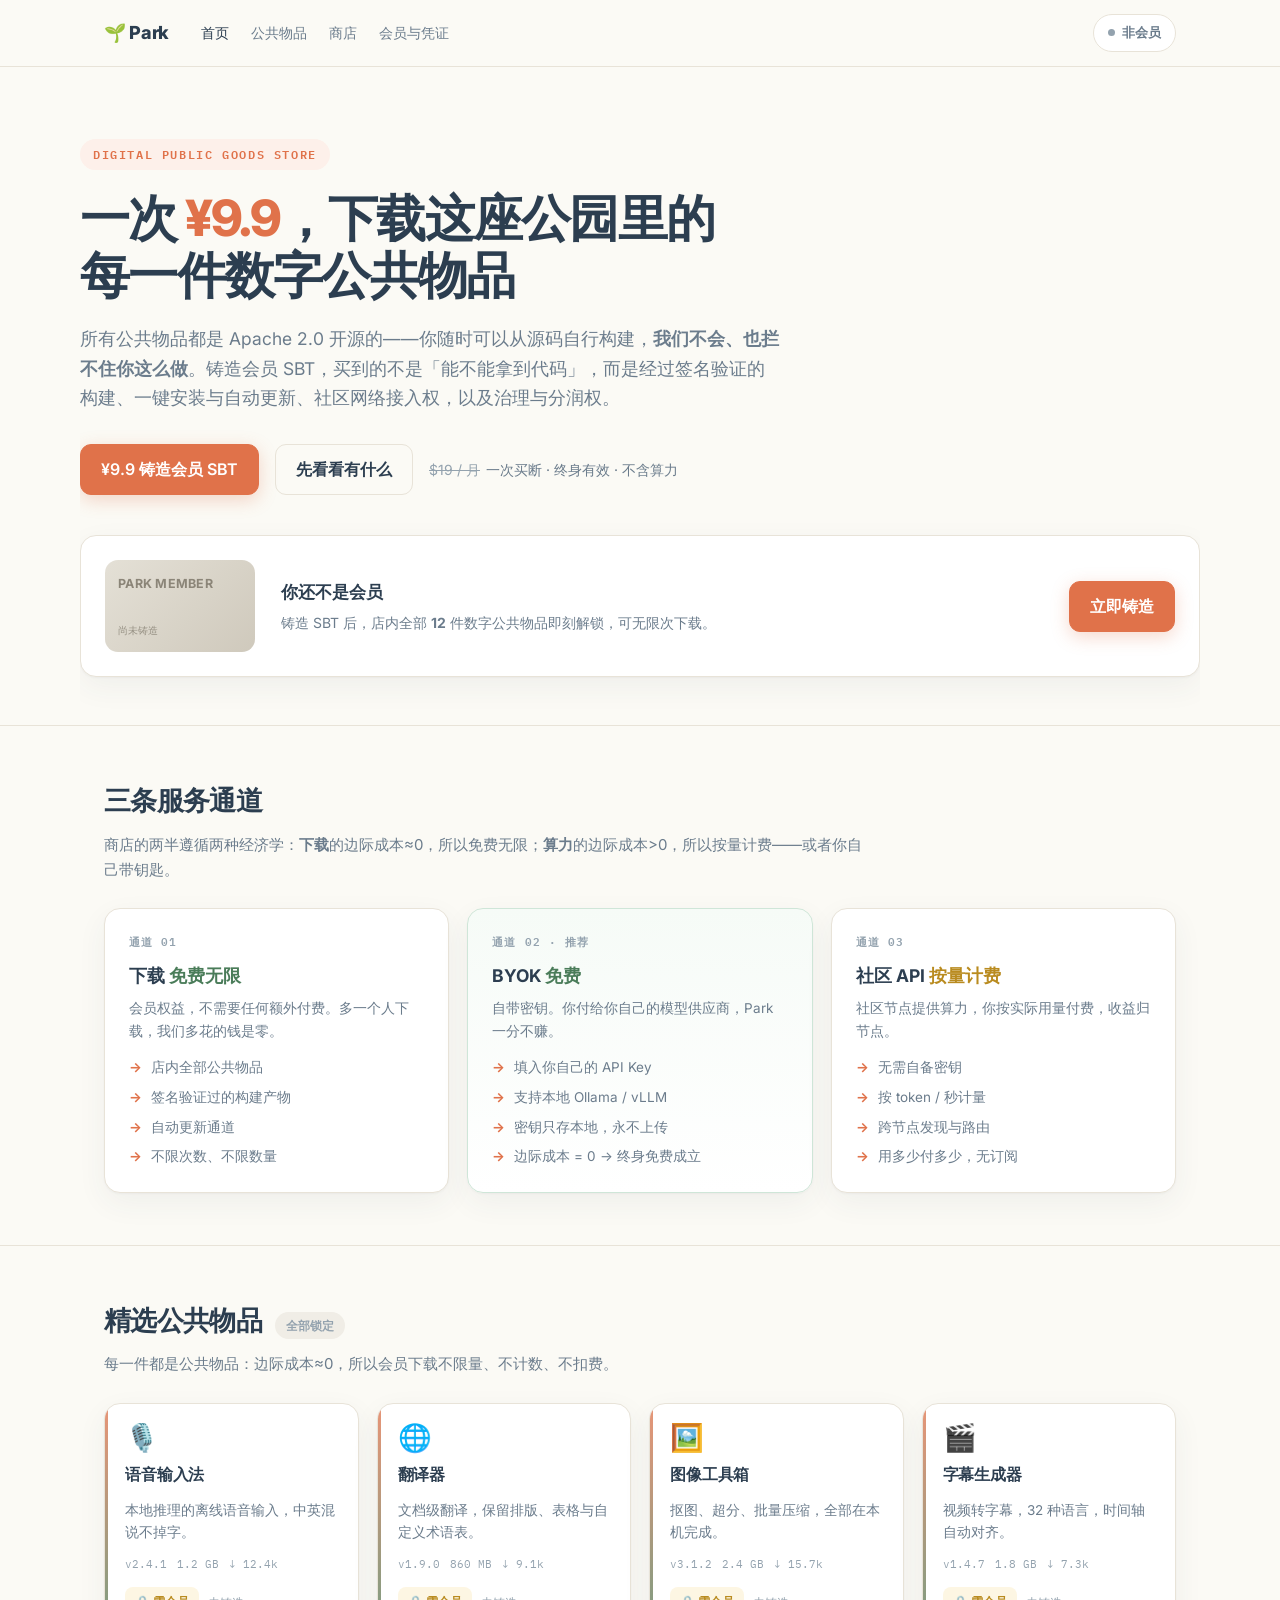
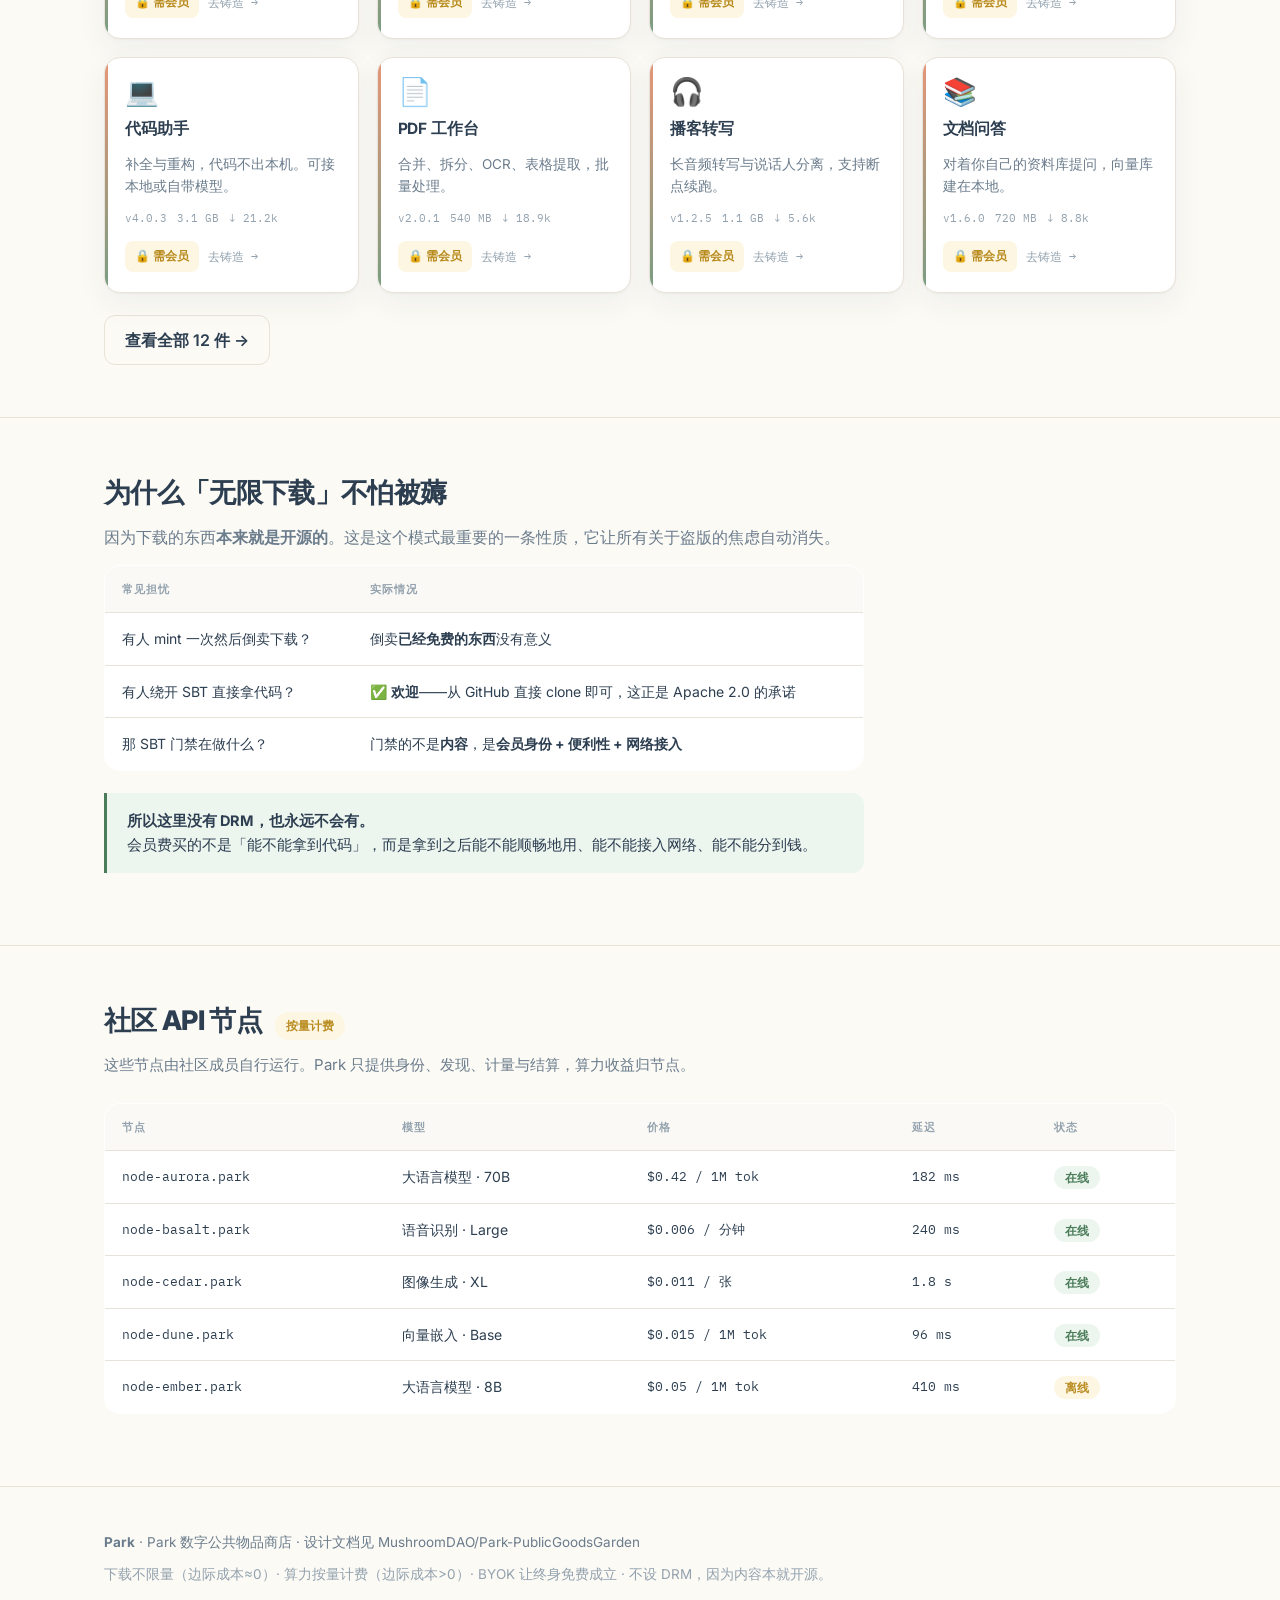
<file: site/index.html>
<!DOCTYPE html>
<html lang="zh-CN">
<head>
<meta charset="UTF-8">
<meta name="viewport" content="width=device-width, initial-scale=1">
<title>Park · 数字公共物品商店</title>
<meta name="description" content="一次 ¥9.9 铸造会员 SBT，无限下载店内任何数字公共物品；算力按量计费或 BYOK 自带密钥。全部公共物品 Apache 2.0 开源。">
<link rel="icon" href="data:image/svg+xml,<svg xmlns='http://www.w3.org/2000/svg' viewBox='0 0 100 100'><text y='.9em' font-size='90'>🌱</text></svg>">
<link rel="preconnect" href="https://fonts.googleapis.com">
<link rel="preconnect" href="https://fonts.gstatic.com" crossorigin>
<link href="https://fonts.googleapis.com/css2?family=Inter:wght@400;500;600;700;800&display=swap" rel="stylesheet">
<link rel="stylesheet" href="assets/park.css">
</head>
<body>
<header>
  <div class="wrap hrow">
    <a class="logo" href="index.html">🌱 Park</a>
    <nav class="nav">
      <a href="index.html">首页</a>
      <a href="public-goods.html">公共物品</a>
      <a href="store.html">商店</a>
      <a href="membership.html">会员与凭证</a>
    </nav>
    <div class="spacer"></div>
    <span class="badge" id="badge"><span class="dot"></span><span id="badgeText">非会员</span></span>
  </div>
</header>
<div class="wrap hero">
  <span class="kicker">Digital Public Goods Store</span>
  <h1>一次 <em>¥9.9</em>，下载这座公园里的<br>每一件数字公共物品</h1>
  <p class="lead">所有公共物品都是 Apache 2.0 开源的——你随时可以从源码自行构建，<b>我们不会、也拦不住你这么做</b>。铸造会员 SBT，买到的不是「能不能拿到代码」，而是经过签名验证的构建、一键安装与自动更新、社区网络接入权，以及治理与分润权。</p>
  <div class="cta">
    <a class="btn primary" href="store.html">¥9.9 铸造会员 SBT</a>
    <a class="btn ghost" href="public-goods.html">先看看有什么</a>
    <span class="note"><s>$19 / 月</s>一次买断 · 终身有效 · 不含算力</span>
  </div>

  <div class="membercard">
    <div class="sbt locked" id="sbtCard">
      <div class="t">PARK MEMBER</div>
      <div class="id" id="sbtId">尚未铸造</div>
    </div>
    <div class="membermeta">
      <h3 id="mmTitle">你还不是会员</h3>
      <p id="mmDesc">铸造 SBT 后，店内全部 <b id="goodCount">12</b> 件数字公共物品即刻解锁，可无限次下载。</p>
    </div>
    <a class="btn primary" href="store.html" id="mmBtn">立即铸造</a>
  </div>
</div>

<section>
  <div class="wrap">
    <div class="shead"><h2>三条服务通道</h2></div>
    <p class="sdesc">商店的两半遵循两种经济学：<b>下载</b>的边际成本≈0，所以免费无限；<b>算力</b>的边际成本&gt;0，所以按量计费——或者你自己带钥匙。</p>
    <div class="lanes">
      <div class="lane">
        <div class="tag">通道 01</div>
        <h4>下载 <span class="free">免费无限</span></h4>
        <p style="font-size:13.5px;color:var(--muted)">会员权益，不需要任何额外付费。多一个人下载，我们多花的钱是零。</p>
        <ul>
          <li>店内全部公共物品</li>
          <li>签名验证过的构建产物</li>
          <li>自动更新通道</li>
          <li>不限次数、不限数量</li>
        </ul>
      </div>
      <div class="lane hi">
        <div class="tag">通道 02 · 推荐</div>
        <h4>BYOK <span class="free">免费</span></h4>
        <p style="font-size:13.5px;color:var(--muted)">自带密钥。你付给你自己的模型供应商，Park 一分不赚。</p>
        <ul>
          <li>填入你自己的 API Key</li>
          <li>支持本地 Ollama / vLLM</li>
          <li>密钥只存本地，永不上传</li>
          <li>边际成本 = 0 → 终身免费成立</li>
        </ul>
      </div>
      <div class="lane">
        <div class="tag">通道 03</div>
        <h4>社区 API <span class="paid">按量计费</span></h4>
        <p style="font-size:13.5px;color:var(--muted)">社区节点提供算力，你按实际用量付费，收益归节点。</p>
        <ul>
          <li>无需自备密钥</li>
          <li>按 token / 秒计量</li>
          <li>跨节点发现与路由</li>
          <li>用多少付多少，无订阅</li>
        </ul>
      </div>
    </div>
  </div>
</section>

<section>
  <div class="wrap">
    <div class="shead"><h2>精选公共物品</h2><span class="pill" id="storePill">全部锁定</span></div>
    <p class="sdesc">每一件都是公共物品：边际成本≈0，所以会员下载不限量、不计数、不扣费。</p>
    <div class="grid" id="goodsGrid"></div>
    <p style="margin-top:22px"><a class="btn ghost" href="public-goods.html">查看全部 12 件 →</a></p>
  </div>
</section>

<section>
  <div class="wrap">
    <div class="shead"><h2>为什么「无限下载」不怕被薅</h2></div>
    <div class="prose">
      <p>因为下载的东西<b>本来就是开源的</b>。这是这个模式最重要的一条性质，它让所有关于盗版的焦虑自动消失。</p>
      <div class="tablewrap">
      <table>
        <thead><tr><th>常见担忧</th><th>实际情况</th></tr></thead>
        <tbody>
          <tr><td>有人 mint 一次然后倒卖下载？</td><td>倒卖<b>已经免费的东西</b>没有意义</td></tr>
          <tr><td>有人绕开 SBT 直接拿代码？</td><td>✅ <b>欢迎</b>——从 GitHub 直接 clone 即可，这正是 Apache 2.0 的承诺</td></tr>
          <tr><td>那 SBT 门禁在做什么？</td><td>门禁的不是<b>内容</b>，是<b>会员身份 + 便利性 + 网络接入</b></td></tr>
        </tbody>
      </table>
      </div>
      <div class="callout green" style="margin-top:22px">
        <b>所以这里没有 DRM，也永远不会有。</b><br>
        会员费买的不是「能不能拿到代码」，而是拿到之后能不能顺畅地用、能不能接入网络、能不能分到钱。
      </div>
    </div>
  </div>
</section>

<section>
  <div class="wrap">
    <div class="shead"><h2>社区 API 节点</h2><span class="pill warn">按量计费</span></div>
    <p class="sdesc">这些节点由社区成员自行运行。Park 只提供身份、发现、计量与结算，算力收益归节点。</p>
    <div class="tablewrap">
    <table>
      <thead><tr><th>节点</th><th>模型</th><th>价格</th><th>延迟</th><th>状态</th></tr></thead>
      <tbody id="nodeRows"></tbody>
    </table>
    </div>
  </div>
</section>

<script src="assets/goods-data.js"></script>
<script src="assets/park.js"></script>
<script>
(function () {
  var G = window.PARK_GOODS, N = window.PARK_NODES;
  var member = Park.isMember();

  document.getElementById('goodCount').textContent = G.length;

  // 会员卡状态
  if (member) {
    document.getElementById('sbtCard').className = 'sbt';
    document.getElementById('sbtId').textContent = member.id;
    document.getElementById('mmTitle').textContent = '会员已激活 · 终身有效';
    document.getElementById('mmDesc').innerHTML = '全部 <b>' + G.length + '</b> 件数字公共物品已解锁。4 个硬件席位已就绪。';
    document.getElementById('mmBtn').textContent = '查看我的席位';
    document.getElementById('mmBtn').setAttribute('href', 'membership.html');
  }

  // 精选：取前 8 件
  var grid = document.getElementById('goodsGrid');
  G.slice(0, 8).forEach(function (g) {
    var c = document.createElement('div');
    c.className = 'card';
    c.innerHTML =
      '<div class="ico">' + g.ico + '</div>' +
      '<h4>' + g.name + '</h4>' +
      '<p>' + g.desc + '</p>' +
      '<div class="meta"><span>' + g.ver + '</span><span>' + g.size + '</span><span>↓ ' + g.dl + '</span></div>' +
      '<div class="cardfoot">' +
        (member
          ? '<button class="btn primary sm" data-dl="' + g.name + '">下载</button><span class="tagline">已解锁</span>'
          : '<span class="lockmsg">🔒 需会员</span><a class="tagline" href="store.html">去铸造 →</a>') +
      '</div>';
    grid.appendChild(c);
  });

  document.getElementById('storePill').textContent = member ? '全部解锁' : '全部锁定';
  document.getElementById('storePill').className = member ? 'pill' : 'pill lock';

  Array.prototype.forEach.call(grid.querySelectorAll('[data-dl]'), function (b) {
    b.addEventListener('click', function () {
      Park.toast('已开始下载：' + b.getAttribute('data-dl') + '（会员免费，不计数）');
    });
  });

  // 节点表
  var tb = document.getElementById('nodeRows');
  N.forEach(function (n) {
    var tr = document.createElement('tr');
    tr.innerHTML =
      '<td class="m">' + n.node + '</td><td>' + n.model + '</td><td class="m">' + n.price + '</td>' +
      '<td class="m">' + n.lat + '</td>' +
      '<td>' + (n.ok ? '<span class="pill">在线</span>' : '<span class="pill warn">离线</span>') + '</td>';
    tb.appendChild(tr);
  });
})();
</script>
<footer>
  <div class="wrap">
    <p><b>Park</b> · Park 数字公共物品商店 · 设计文档见 <a href="https://github.com/MushroomDAO/Park-PublicGoodsGarden">MushroomDAO/Park-PublicGoodsGarden</a></p>
    <p style="margin-top:9px;color:var(--faint)">下载不限量（边际成本≈0）· 算力按量计费（边际成本&gt;0）· BYOK 让终身免费成立 · 不设 DRM，因为内容本就开源。</p>
  </div>
</footer>
<div id="toast"></div>
</body>
</html>
</file>
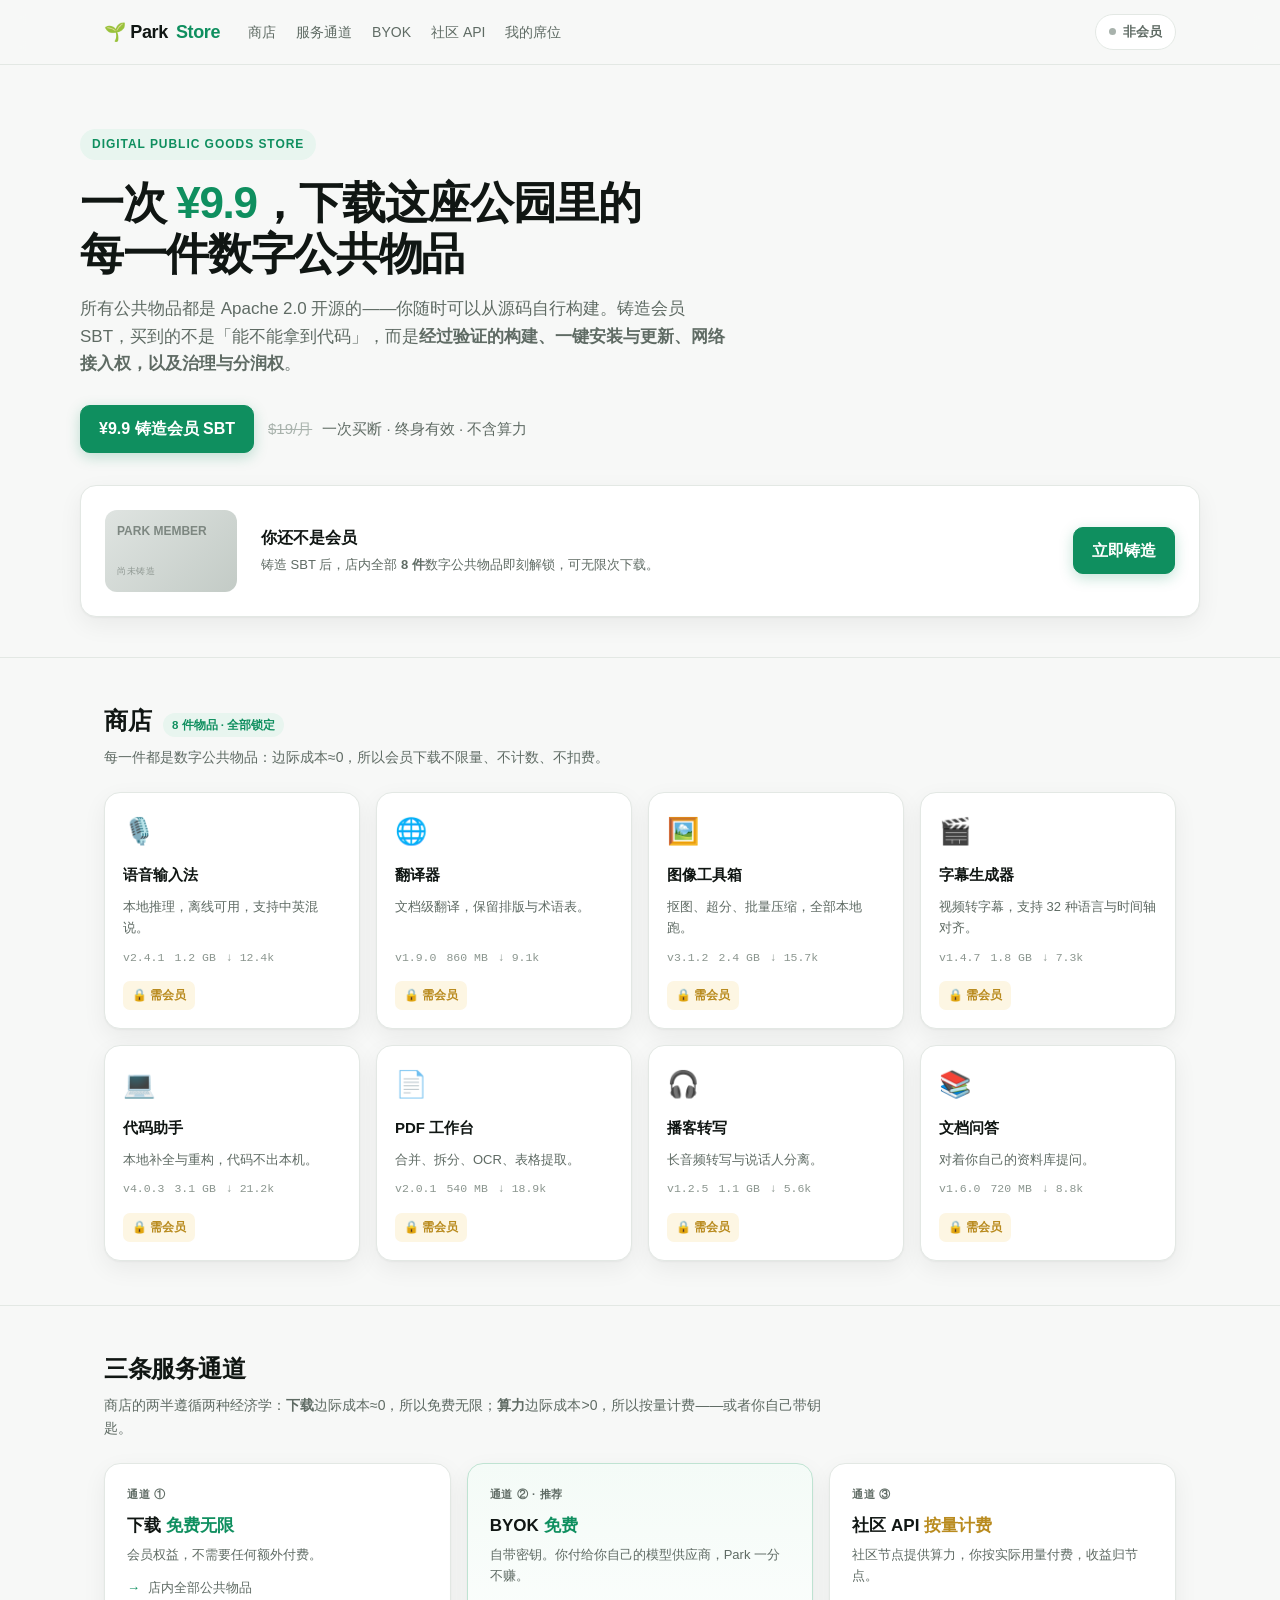
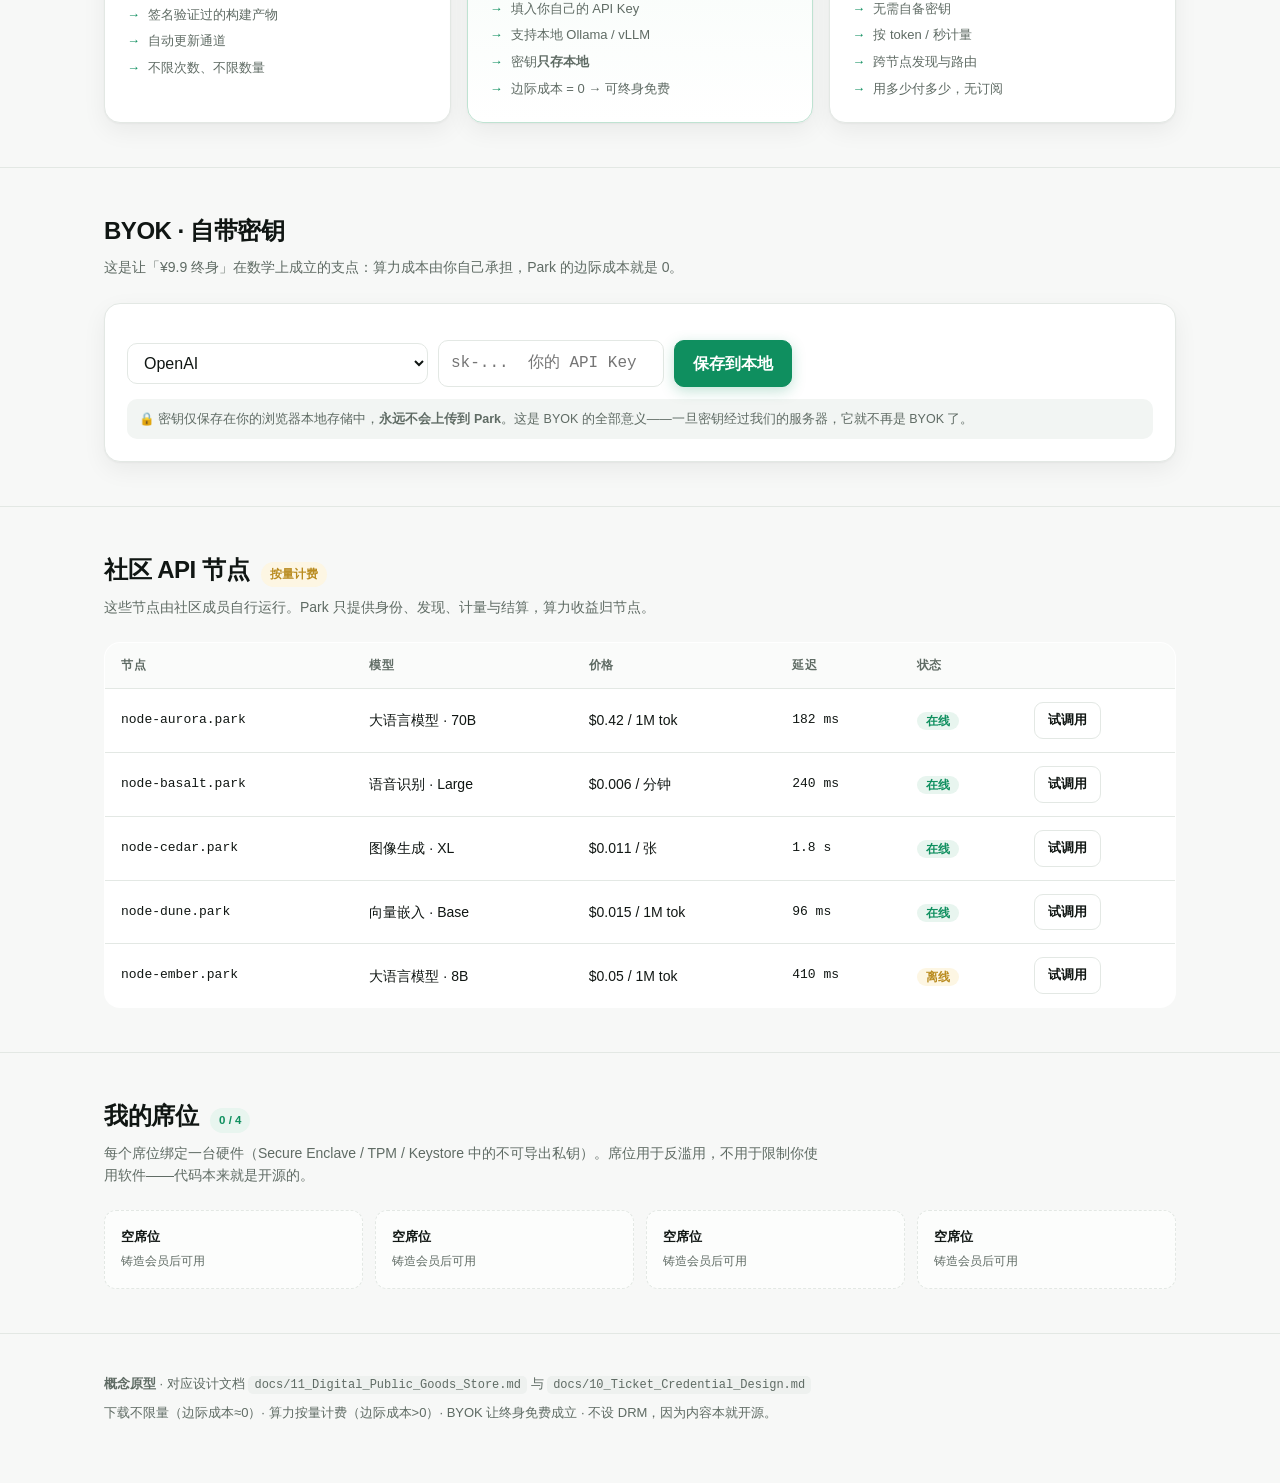
<file: prototype/digital-public-goods-store.html>
<!DOCTYPE html>
<html lang="zh-CN">
<head>
<meta charset="UTF-8">
<meta name="viewport" content="width=device-width, initial-scale=1.0">
<title>数字公共物品商店 · Park</title>
<style>
  :root{
    --bg:#f7f8f7; --panel:#ffffff; --ink:#101613; --muted:#5f6b64;
    --line:#e3e8e4; --accent:#0f8f5f; --accent-soft:#e8f5ef;
    --gold:#b98b1f; --gold-soft:#fdf6e3; --lock:#a8b2ac;
    --radius:16px; --shadow:0 1px 2px rgba(16,22,19,.04),0 8px 24px rgba(16,22,19,.06);
  }
  *{box-sizing:border-box;margin:0;padding:0}
  body{
    font-family:-apple-system,BlinkMacSystemFont,"PingFang SC","Hiragino Sans GB","Microsoft YaHei",sans-serif;
    background:var(--bg); color:var(--ink); line-height:1.6; -webkit-font-smoothing:antialiased;
  }
  .wrap{max-width:1120px;margin:0 auto;padding:0 24px}
  a{color:inherit}

  /* header */
  header{position:sticky;top:0;z-index:50;background:rgba(247,248,247,.86);backdrop-filter:blur(12px);border-bottom:1px solid var(--line)}
  .hrow{display:flex;align-items:center;gap:16px;height:64px}
  .logo{font-weight:700;font-size:18px;letter-spacing:-.02em;display:flex;align-items:center;gap:8px}
  .logo b{color:var(--accent)}
  .nav{display:flex;gap:20px;margin-left:12px;font-size:14px;color:var(--muted)}
  .nav a{text-decoration:none}
  .nav a:hover{color:var(--ink)}
  .spacer{flex:1}
  .badge{
    display:inline-flex;align-items:center;gap:7px;font-size:13px;font-weight:600;
    padding:7px 13px;border-radius:999px;border:1px solid var(--line);background:#fff;color:var(--muted);
  }
  .badge.on{border-color:#bfe3d2;background:var(--accent-soft);color:var(--accent)}
  .dot{width:7px;height:7px;border-radius:50%;background:var(--lock)}
  .badge.on .dot{background:var(--accent);box-shadow:0 0 0 3px rgba(15,143,95,.15)}

  /* buttons */
  .btn{
    font:inherit;font-weight:600;cursor:pointer;border:1px solid var(--line);background:#fff;color:var(--ink);
    padding:10px 18px;border-radius:10px;transition:.15s;
  }
  .btn:hover{border-color:#c9d2cc;transform:translateY(-1px)}
  .btn.primary{background:var(--accent);border-color:var(--accent);color:#fff;box-shadow:0 4px 14px rgba(15,143,95,.25)}
  .btn.primary:hover{background:#0c7a51}
  .btn.ghost{background:transparent}
  .btn:disabled{opacity:.5;cursor:not-allowed;transform:none}
  .btn.sm{padding:7px 13px;font-size:13px;border-radius:9px}

  /* hero */
  .hero{padding:64px 0 40px}
  .kicker{display:inline-block;font-size:12px;font-weight:700;letter-spacing:.08em;text-transform:uppercase;color:var(--accent);background:var(--accent-soft);padding:6px 12px;border-radius:999px}
  h1{font-size:44px;line-height:1.15;letter-spacing:-.03em;margin:18px 0 0;font-weight:800}
  h1 em{font-style:normal;color:var(--accent)}
  .sub{font-size:17px;color:var(--muted);max-width:660px;margin-top:16px}
  .cta{display:flex;align-items:center;gap:14px;margin-top:28px;flex-wrap:wrap}
  .price{font-size:15px;color:var(--muted)}
  .price s{color:#a8b2ac;margin-right:6px}

  /* mint card */
  .membercard{
    margin-top:32px;border-radius:var(--radius);border:1px solid var(--line);background:var(--panel);
    padding:24px;box-shadow:var(--shadow);display:flex;gap:24px;align-items:center;flex-wrap:wrap;
  }
  .sbt{
    width:132px;height:82px;border-radius:12px;flex:0 0 auto;position:relative;overflow:hidden;
    background:linear-gradient(135deg,#12261d,#0f8f5f);color:#fff;padding:12px;font-size:10px;letter-spacing:.06em;
    display:flex;flex-direction:column;justify-content:space-between;transition:.4s;
  }
  .sbt.locked{background:linear-gradient(135deg,#dfe4e1,#c3cbc6);color:#7d8781}
  .sbt .id{font-family:ui-monospace,SFMono-Regular,Menlo,monospace;font-size:9px;opacity:.8}
  .sbt .t{font-size:12px;font-weight:700;letter-spacing:0}
  .membermeta{flex:1;min-width:220px}
  .membermeta h3{font-size:16px;margin-bottom:4px}
  .membermeta p{font-size:13px;color:var(--muted)}

  /* sections */
  section{padding:44px 0;border-top:1px solid var(--line)}
  .shead{display:flex;align-items:baseline;gap:12px;margin-bottom:6px}
  h2{font-size:24px;letter-spacing:-.02em;font-weight:700}
  .sdesc{color:var(--muted);font-size:14px;margin-bottom:24px;max-width:720px}

  /* grid */
  .grid{display:grid;grid-template-columns:repeat(auto-fill,minmax(248px,1fr));gap:16px}
  .card{
    background:var(--panel);border:1px solid var(--line);border-radius:var(--radius);padding:18px;
    box-shadow:var(--shadow);transition:.18s;display:flex;flex-direction:column;gap:10px;
  }
  .card:hover{transform:translateY(-2px);border-color:#cfd8d2}
  .card .ico{font-size:26px}
  .card h4{font-size:15px;font-weight:700}
  .card p{font-size:13px;color:var(--muted);flex:1}
  .meta{display:flex;gap:10px;font-size:11.5px;color:#8b968f;font-family:ui-monospace,Menlo,monospace}
  .cardfoot{display:flex;gap:8px;align-items:center;margin-top:4px}
  .lockmsg{font-size:12px;color:var(--gold);background:var(--gold-soft);padding:5px 9px;border-radius:7px;font-weight:600}

  /* lanes */
  .lanes{display:grid;grid-template-columns:repeat(auto-fit,minmax(280px,1fr));gap:16px}
  .lane{background:var(--panel);border:1px solid var(--line);border-radius:var(--radius);padding:22px;box-shadow:var(--shadow)}
  .lane .tag{font-size:11px;font-weight:700;letter-spacing:.06em;text-transform:uppercase;color:var(--muted)}
  .lane h4{font-size:17px;margin:8px 0 6px}
  .lane .free{color:var(--accent);font-weight:700}
  .lane .paid{color:var(--gold);font-weight:700}
  .lane ul{list-style:none;margin-top:12px;font-size:13px;color:var(--muted);display:flex;flex-direction:column;gap:6px}
  .lane li::before{content:"→";color:var(--accent);margin-right:8px;font-weight:700}
  .lane.byok{border-color:#bfe3d2;background:linear-gradient(180deg,#f4fbf7,#fff)}

  /* byok */
  .byokbox{background:var(--panel);border:1px solid var(--line);border-radius:var(--radius);padding:22px;box-shadow:var(--shadow)}
  .frow{display:flex;gap:10px;flex-wrap:wrap;align-items:center;margin-top:14px}
  input,select{font:inherit;padding:10px 12px;border:1px solid var(--line);border-radius:10px;background:#fff;color:var(--ink);outline:none;min-width:180px}
  input:focus,select:focus{border-color:var(--accent);box-shadow:0 0 0 3px rgba(15,143,95,.12)}
  input[type=password]{font-family:ui-monospace,Menlo,monospace}
  .note{font-size:12.5px;color:var(--muted);margin-top:12px;padding:10px 12px;background:#f2f5f3;border-radius:10px}

  /* table */
  table{width:100%;border-collapse:collapse;background:var(--panel);border:1px solid var(--line);border-radius:var(--radius);overflow:hidden;font-size:14px}
  th,td{text-align:left;padding:13px 16px;border-bottom:1px solid var(--line)}
  th{font-size:12px;text-transform:uppercase;letter-spacing:.05em;color:var(--muted);background:#fafbfa;font-weight:700}
  tr:last-child td{border-bottom:none}
  td.mono{font-family:ui-monospace,Menlo,monospace;font-size:13px}
  .pill{font-size:11.5px;font-weight:700;padding:3px 9px;border-radius:999px;background:var(--accent-soft);color:var(--accent)}
  .pill.warn{background:var(--gold-soft);color:var(--gold)}

  /* seats */
  .seats{display:grid;grid-template-columns:repeat(auto-fit,minmax(180px,1fr));gap:12px}
  .seat{border:1px dashed var(--line);border-radius:12px;padding:16px;background:#fcfdfc;font-size:13px;color:var(--muted)}
  .seat.used{border-style:solid;border-color:#bfe3d2;background:var(--accent-soft);color:var(--ink)}
  .seat b{display:block;font-size:13px;color:var(--ink);margin-bottom:3px}
  .seat .key{font-family:ui-monospace,Menlo,monospace;font-size:10.5px;color:var(--muted);word-break:break-all}

  footer{padding:40px 0 60px;color:var(--muted);font-size:13px;border-top:1px solid var(--line)}
  footer code{background:#eef1ef;padding:2px 6px;border-radius:5px;font-size:12px}

  /* toast */
  #toast{position:fixed;left:50%;bottom:28px;transform:translateX(-50%) translateY(20px);opacity:0;pointer-events:none;
    background:#101613;color:#fff;padding:12px 20px;border-radius:11px;font-size:14px;font-weight:500;transition:.25s;z-index:200;box-shadow:0 10px 30px rgba(0,0,0,.2)}
  #toast.show{opacity:1;transform:translateX(-50%) translateY(0)}

  /* modal */
  #modal{position:fixed;inset:0;background:rgba(16,22,19,.45);display:none;align-items:center;justify-content:center;z-index:100;padding:20px}
  #modal.show{display:flex}
  .sheet{background:#fff;border-radius:20px;max-width:420px;width:100%;padding:28px;box-shadow:0 24px 60px rgba(0,0,0,.25);text-align:center}
  .sheet h3{font-size:20px;margin-bottom:8px}
  .sheet .amt{font-size:38px;font-weight:800;letter-spacing:-.03em;margin:14px 0 6px}
  .sheet .amt small{font-size:16px;font-weight:600;color:var(--muted)}
  .terms{text-align:left;font-size:13.5px;color:var(--muted);background:#f6f8f7;border-radius:12px;padding:14px 16px;margin:18px 0;display:flex;flex-direction:column;gap:7px}
  .terms div::before{content:"✓";color:var(--accent);font-weight:800;margin-right:8px}
  .spin{width:34px;height:34px;border:3px solid var(--accent-soft);border-top-color:var(--accent);border-radius:50%;margin:8px auto;animation:sp .8s linear infinite}
  @keyframes sp{to{transform:rotate(360deg)}}
</style>
</head>
<body>

<header>
  <div class="wrap hrow">
    <div class="logo">🌱 Park <b>Store</b></div>
    <nav class="nav">
      <a href="#store">商店</a>
      <a href="#lanes">服务通道</a>
      <a href="#byok">BYOK</a>
      <a href="#api">社区 API</a>
      <a href="#seats">我的席位</a>
    </nav>
    <div class="spacer"></div>
    <span class="badge" id="badge"><span class="dot"></span><span id="badgeText">非会员</span></span>
    <button class="btn ghost sm" id="resetBtn" style="display:none">重置演示</button>
  </div>
</header>

<div class="wrap hero">
  <span class="kicker">Digital Public Goods Store</span>
  <h1>一次 <em>¥9.9</em>，下载这座公园里的<br>每一件数字公共物品</h1>
  <p class="sub">所有公共物品都是 Apache 2.0 开源的——你随时可以从源码自行构建。铸造会员 SBT，买到的不是「能不能拿到代码」，而是<b>经过验证的构建、一键安装与更新、网络接入权，以及治理与分润权</b>。</p>
  <div class="cta">
    <button class="btn primary" id="mintBtn">¥9.9 铸造会员 SBT</button>
    <span class="price"><s>$19/月</s> 一次买断 · 终身有效 · 不含算力</span>
  </div>

  <div class="membercard">
    <div class="sbt locked" id="sbtCard">
      <div class="t" id="sbtTitle">PARK MEMBER</div>
      <div class="id" id="sbtId">尚未铸造</div>
    </div>
    <div class="membermeta">
      <h3 id="mmTitle">你还不是会员</h3>
      <p id="mmDesc">铸造 SBT 后，店内全部 <b>8 件</b>数字公共物品即刻解锁，可无限次下载。</p>
    </div>
    <button class="btn primary" id="mintBtn2">立即铸造</button>
  </div>
</div>

<section id="store">
  <div class="wrap">
    <div class="shead"><h2>商店</h2><span class="pill" id="storePill">8 件物品 · 全部锁定</span></div>
    <p class="sdesc">每一件都是数字公共物品：边际成本≈0，所以会员下载不限量、不计数、不扣费。</p>
    <div class="grid" id="storeGrid"></div>
  </div>
</section>

<section id="lanes">
  <div class="wrap">
    <div class="shead"><h2>三条服务通道</h2></div>
    <p class="sdesc">商店的两半遵循两种经济学：<b>下载</b>边际成本≈0，所以免费无限；<b>算力</b>边际成本&gt;0，所以按量计费——或者你自己带钥匙。</p>
    <div class="lanes">
      <div class="lane">
        <div class="tag">通道 ①</div>
        <h4>下载 <span class="free">免费无限</span></h4>
        <p style="font-size:13px;color:var(--muted)">会员权益，不需要任何额外付费。</p>
        <ul>
          <li>店内全部公共物品</li>
          <li>签名验证过的构建产物</li>
          <li>自动更新通道</li>
          <li>不限次数、不限数量</li>
        </ul>
      </div>
      <div class="lane byok">
        <div class="tag">通道 ② · 推荐</div>
        <h4>BYOK <span class="free">免费</span></h4>
        <p style="font-size:13px;color:var(--muted)">自带密钥。你付给你自己的模型供应商，Park 一分不赚。</p>
        <ul>
          <li>填入你自己的 API Key</li>
          <li>支持本地 Ollama / vLLM</li>
          <li>密钥<b>只存本地</b></li>
          <li>边际成本 = 0 → 可终身免费</li>
        </ul>
      </div>
      <div class="lane">
        <div class="tag">通道 ③</div>
        <h4>社区 API <span class="paid">按量计费</span></h4>
        <p style="font-size:13px;color:var(--muted)">社区节点提供算力，你按实际用量付费，收益归节点。</p>
        <ul>
          <li>无需自备密钥</li>
          <li>按 token / 秒计量</li>
          <li>跨节点发现与路由</li>
          <li>用多少付多少，无订阅</li>
        </ul>
      </div>
    </div>
  </div>
</section>

<section id="byok">
  <div class="wrap">
    <div class="shead"><h2>BYOK · 自带密钥</h2></div>
    <p class="sdesc">这是让「¥9.9 终身」在数学上成立的支点：算力成本由你自己承担，Park 的边际成本就是 0。</p>
    <div class="byokbox">
      <div class="frow">
        <select id="provider">
          <option>OpenAI</option>
          <option>Anthropic</option>
          <option>DeepSeek</option>
          <option>通义千问</option>
          <option>本地 Ollama (http://localhost:11434)</option>
          <option>本地 vLLM</option>
        </select>
        <input type="password" id="apikey" placeholder="sk-...  你的 API Key">
        <button class="btn primary" id="saveKey">保存到本地</button>
      </div>
      <div class="note">🔒 密钥仅保存在你的浏览器本地存储中，<b>永远不会上传到 Park</b>。这是 BYOK 的全部意义——一旦密钥经过我们的服务器，它就不再是 BYOK 了。</div>
    </div>
  </div>
</section>

<section id="api">
  <div class="wrap">
    <div class="shead"><h2>社区 API 节点</h2><span class="pill warn">按量计费</span></div>
    <p class="sdesc">这些节点由社区成员自行运行。Park 只提供身份、发现、计量与结算，算力收益归节点。</p>
    <table>
      <thead><tr><th>节点</th><th>模型</th><th>价格</th><th>延迟</th><th>状态</th><th></th></tr></thead>
      <tbody id="apiRows"></tbody>
    </table>
  </div>
</section>

<section id="seats">
  <div class="wrap">
    <div class="shead"><h2>我的席位</h2><span class="pill" id="seatPill">0 / 4</span></div>
    <p class="sdesc">每个席位绑定一台硬件（Secure Enclave / TPM / Keystore 中的不可导出私钥）。席位用于反滥用，不用于限制你使用软件——代码本来就是开源的。</p>
    <div class="seats" id="seatGrid"></div>
  </div>
</section>

<footer>
  <div class="wrap">
    <p><b>概念原型</b> · 对应设计文档 <code>docs/11_Digital_Public_Goods_Store.md</code> 与 <code>docs/10_Ticket_Credential_Design.md</code></p>
    <p style="margin-top:8px">下载不限量（边际成本≈0）· 算力按量计费（边际成本&gt;0）· BYOK 让终身免费成立 · 不设 DRM，因为内容本就开源。</p>
  </div>
</footer>

<div id="toast"></div>

<div id="modal">
  <div class="sheet" id="sheet">
    <h3>铸造 Park 会员 SBT</h3>
    <p style="font-size:13.5px;color:var(--muted)">一次性买断，终身有效</p>
    <div class="amt">¥9.9 <small>/ 一次性</small></div>
    <div class="terms">
      <div>无限下载店内全部数字公共物品</div>
      <div>4 个硬件席位（可撤销与重绑）</div>
      <div>社区 API 网络接入权</div>
      <div>治理投票与仲裁权</div>
      <div>BYOK 使用权</div>
    </div>
    <div style="font-size:12.5px;color:var(--muted);margin-bottom:16px">不含持续算力消耗。算力可自带密钥（免费）或使用社区 API（按量付费）。</div>
    <div style="display:flex;gap:10px">
      <button class="btn" id="cancelPay" style="flex:1">取消</button>
      <button class="btn primary" id="confirmPay" style="flex:2">支付 ¥9.9</button>
    </div>
  </div>
</div>

<script>
(function(){
  var GOODS = [
    {ico:"🎙️",name:"语音输入法",desc:"本地推理，离线可用，支持中英混说。",ver:"v2.4.1",size:"1.2 GB",dl:"12.4k"},
    {ico:"🌐",name:"翻译器",desc:"文档级翻译，保留排版与术语表。",ver:"v1.9.0",size:"860 MB",dl:"9.1k"},
    {ico:"🖼️",name:"图像工具箱",desc:"抠图、超分、批量压缩，全部本地跑。",ver:"v3.1.2",size:"2.4 GB",dl:"15.7k"},
    {ico:"🎬",name:"字幕生成器",desc:"视频转字幕，支持 32 种语言与时间轴对齐。",ver:"v1.4.7",size:"1.8 GB",dl:"7.3k"},
    {ico:"💻",name:"代码助手",desc:"本地补全与重构，代码不出本机。",ver:"v4.0.3",size:"3.1 GB",dl:"21.2k"},
    {ico:"📄",name:"PDF 工作台",desc:"合并、拆分、OCR、表格提取。",ver:"v2.0.1",size:"540 MB",dl:"18.9k"},
    {ico:"🎧",name:"播客转写",desc:"长音频转写与说话人分离。",ver:"v1.2.5",size:"1.1 GB",dl:"5.6k"},
    {ico:"📚",name:"文档问答",desc:"对着你自己的资料库提问。",ver:"v1.6.0",size:"720 MB",dl:"8.8k"}
  ];

  var APIS = [
    {node:"node-aurora.park",model:"大语言模型 · 70B",price:"$0.42 / 1M tok",lat:"182 ms",ok:true},
    {node:"node-basalt.park",model:"语音识别 · Large",price:"$0.006 / 分钟",lat:"240 ms",ok:true},
    {node:"node-cedar.park",model:"图像生成 · XL",price:"$0.011 / 张",lat:"1.8 s",ok:true},
    {node:"node-dune.park",model:"向量嵌入 · Base",price:"$0.015 / 1M tok",lat:"96 ms",ok:true},
    {node:"node-ember.park",model:"大语言模型 · 8B",price:"$0.05 / 1M tok",lat:"410 ms",ok:false}
  ];

  var state = { minted:false, sbtId:null };
  var SHEET_HTML = null;   // captured on load so the modal can be restored after each mint

  var el = function(id){ return document.getElementById(id); };

  function toast(msg){
    var t = el('toast');
    t.textContent = msg;
    t.classList.add('show');
    clearTimeout(t._t);
    t._t = setTimeout(function(){ t.classList.remove('show'); }, 2200);
  }

  function shortHash(){
    var s = '';
    var hex = '0123456789abcdef';
    for(var i=0;i<8;i++){ s += hex[Math.floor(Math.random()*16)]; }
    return '0x' + s;
  }

  function renderStore(){
    var g = el('storeGrid');
    g.innerHTML = '';
    GOODS.forEach(function(item){
      var card = document.createElement('div');
      card.className = 'card';
      var foot = state.minted
        ? '<button class="btn primary sm" data-dl="' + item.name + '">下载</button><span class="meta">已解锁</span>'
        : '<span class="lockmsg">🔒 需会员</span>';
      card.innerHTML =
        '<div class="ico">' + item.ico + '</div>' +
        '<h4>' + item.name + '</h4>' +
        '<p>' + item.desc + '</p>' +
        '<div class="meta"><span>' + item.ver + '</span><span>' + item.size + '</span><span>↓ ' + item.dl + '</span></div>' +
        '<div class="cardfoot">' + foot + '</div>';
      g.appendChild(card);
    });
    // bind download buttons
    Array.prototype.forEach.call(g.querySelectorAll('[data-dl]'), function(b){
      b.addEventListener('click', function(){
        toast('已开始下载：' + b.getAttribute('data-dl') + '（会员免费，不计数）');
      });
    });
    el('storePill').textContent = state.minted ? '8 件物品 · 全部解锁' : '8 件物品 · 全部锁定';
  }

  function renderApi(){
    var tb = el('apiRows');
    tb.innerHTML = '';
    APIS.forEach(function(a){
      var tr = document.createElement('tr');
      tr.innerHTML =
        '<td class="mono">' + a.node + '</td>' +
        '<td>' + a.model + '</td>' +
        '<td>' + a.price + '</td>' +
        '<td class="mono">' + a.lat + '</td>' +
        '<td>' + (a.ok ? '<span class="pill">在线</span>' : '<span class="pill warn">离线</span>') + '</td>' +
        '<td><button class="btn sm" data-api="' + a.node + '">试调用</button></td>';
      tb.appendChild(tr);
    });
    Array.prototype.forEach.call(tb.querySelectorAll('[data-api]'), function(b){
      b.addEventListener('click', function(){
        if(!state.minted){ toast('需要会员 SBT 才能接入社区网络'); return; }
        toast('已路由到 ' + b.getAttribute('data-api') + ' · 本次调用将按量计费');
      });
    });
  }

  function renderSeats(){
    var g = el('seatGrid');
    g.innerHTML = '';
    var used = state.minted ? 1 : 0;
    el('seatPill').textContent = used + ' / 4';
    for(var i=0;i<4;i++){
      var d = document.createElement('div');
      var isUsed = i < used;
      d.className = 'seat' + (isUsed ? ' used' : '');
      if(isUsed){
        d.innerHTML = '<b>本机 · macOS</b><span class="key">Secure Enclave<br>' + state.sbtId + '</span>';
      } else {
        d.innerHTML = '<b>空席位</b><span style="font-size:12px">' + (state.minted ? '可在新设备上绑定' : '铸造会员后可用') + '</span>';
      }
      g.appendChild(d);
    }
  }

  function renderMember(){
    var badge = el('badge');
    var sbt = el('sbtCard');
    if(state.minted){
      badge.className = 'badge on';
      el('badgeText').textContent = 'SBT #' + state.sbtId.slice(2,8);
      sbt.className = 'sbt';
      el('sbtTitle').textContent = 'PARK MEMBER';
      el('sbtId').textContent = state.sbtId;
      el('mmTitle').textContent = '会员已激活 · 终身有效';
      el('mmDesc').innerHTML = '8 件数字公共物品已全部解锁，可无限次下载。4 个硬件席位已就绪。';
      el('mintBtn').style.display = 'none';
      el('mintBtn2').style.display = 'none';
      el('resetBtn').style.display = 'inline-block';
    } else {
      badge.className = 'badge';
      el('badgeText').textContent = '非会员';
      sbt.className = 'sbt locked';
      el('sbtTitle').textContent = 'PARK MEMBER';
      el('sbtId').textContent = '尚未铸造';
      el('mmTitle').textContent = '你还不是会员';
      el('mmDesc').innerHTML = '铸造 SBT 后，店内全部 <b>8 件</b>数字公共物品即刻解锁，可无限次下载。';
      el('mintBtn').style.display = '';
      el('mintBtn2').style.display = '';
      el('resetBtn').style.display = 'none';
    }
  }

  function renderAll(){ renderMember(); renderStore(); renderSeats(); }

  function openModal(){ el('modal').classList.add('show'); }
  function closeModal(){ el('modal').classList.remove('show'); }

  function mint(){
    var sheet = el('sheet');
    sheet.innerHTML = '<h3>正在铸造…</h3>' +
      '<div class="spin"></div>' +
      '<p style="font-size:13.5px;color:var(--muted);margin-top:10px">支付已确认 · 正在写入 SBT</p>';
    setTimeout(function(){
      state.minted = true;
      state.sbtId = shortHash();
      closeModal();
      sheet.innerHTML = SHEET_HTML;   // restore modal for a repeat demo run
      bindModal();
      renderAll();
      toast('🎉 会员 SBT 铸造成功 · 全部公共物品已解锁');
    }, 1500);
  }

  function bindModal(){
    el('cancelPay').addEventListener('click', closeModal);
    el('confirmPay').addEventListener('click', mint);
  }
  el('mintBtn').addEventListener('click', openModal);
  el('mintBtn2').addEventListener('click', openModal);
  bindModal();
  el('resetBtn').addEventListener('click', function(){
    state.minted = false; state.sbtId = null; renderAll();
    toast('演示已重置');
  });
  el('saveKey').addEventListener('click', function(){
    var k = el('apikey').value.trim();
    if(!k){ toast('请先填入你的 API Key'); return; }
    try{ localStorage.setItem('park.byok.key', k); localStorage.setItem('park.byok.provider', el('provider').value); }catch(e){}
    toast('已保存到本地 · 密钥不会上传');
  });

  SHEET_HTML = el('sheet').innerHTML;
  renderApi();
  renderAll();
})();
</script>
</body>
</html>
</file>
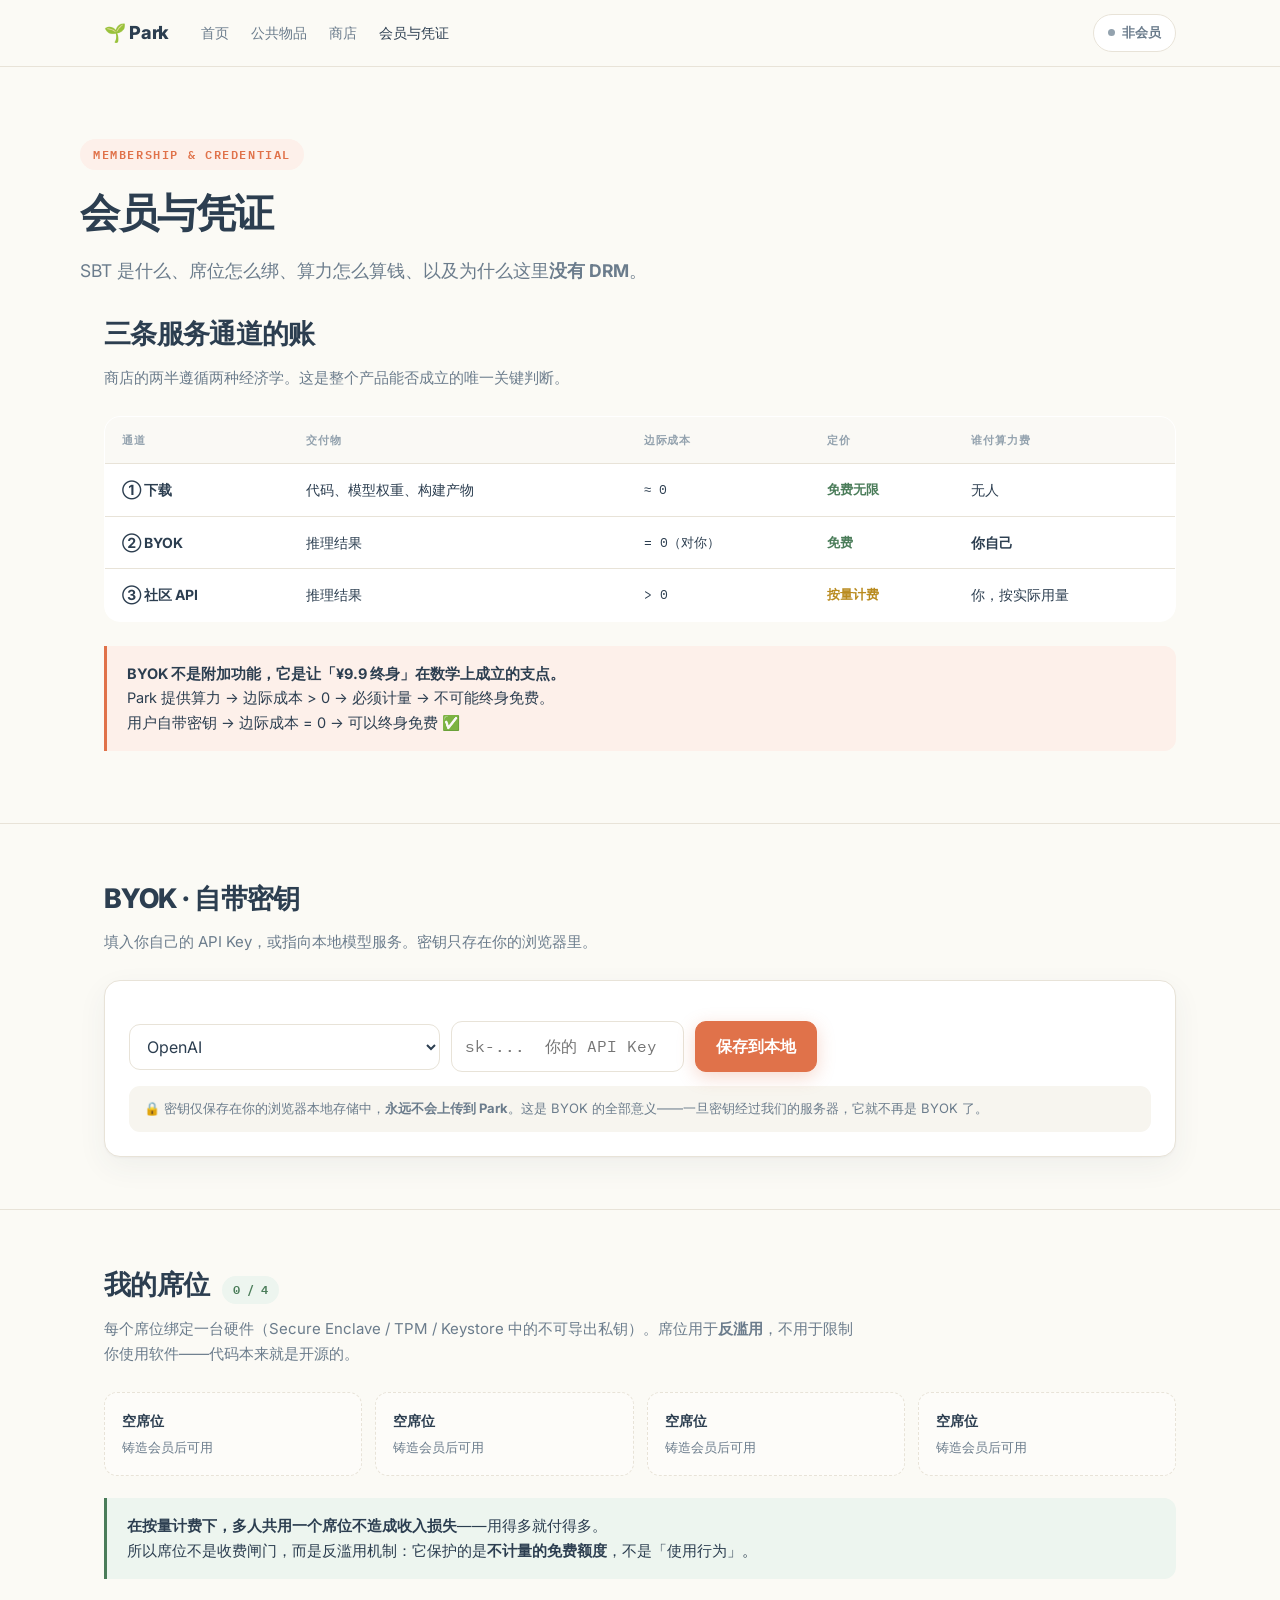
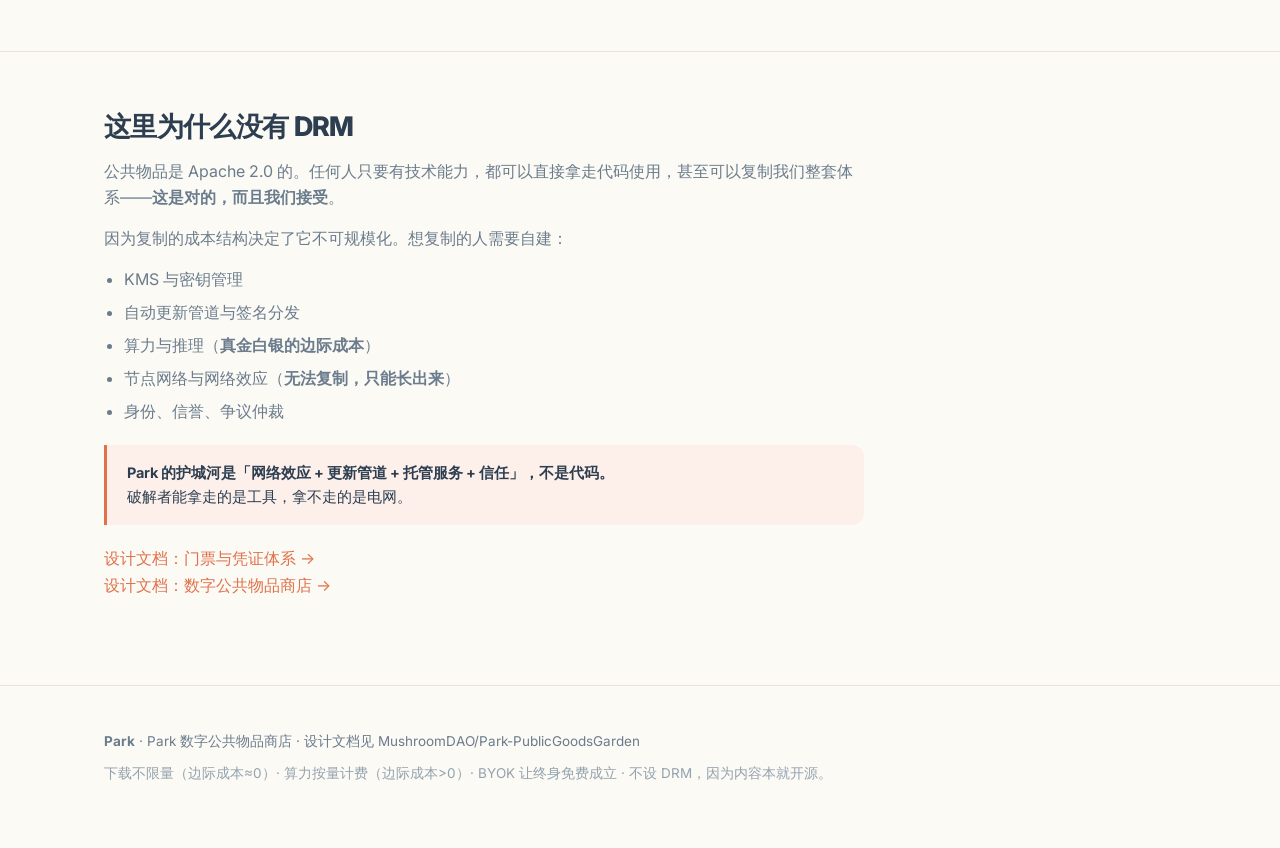
<file: site/membership.html>
<!DOCTYPE html>
<html lang="zh-CN">
<head>
<meta charset="UTF-8">
<meta name="viewport" content="width=device-width, initial-scale=1">
<title>会员与凭证 · Park</title>
<meta name="description" content="Park 会员 SBT 的权益、4 个硬件席位、BYOK 自带密钥、社区 API 按量计费，以及为什么这里没有 DRM。">
<link rel="icon" href="data:image/svg+xml,<svg xmlns='http://www.w3.org/2000/svg' viewBox='0 0 100 100'><text y='.9em' font-size='90'>🌱</text></svg>">
<link rel="preconnect" href="https://fonts.googleapis.com">
<link rel="preconnect" href="https://fonts.gstatic.com" crossorigin>
<link href="https://fonts.googleapis.com/css2?family=Inter:wght@400;500;600;700;800&display=swap" rel="stylesheet">
<link rel="stylesheet" href="assets/park.css">
</head>
<body>
<header>
  <div class="wrap hrow">
    <a class="logo" href="index.html">🌱 Park</a>
    <nav class="nav">
      <a href="index.html">首页</a>
      <a href="public-goods.html">公共物品</a>
      <a href="store.html">商店</a>
      <a href="membership.html">会员与凭证</a>
    </nav>
    <div class="spacer"></div>
    <span class="badge" id="badge"><span class="dot"></span><span id="badgeText">非会员</span></span>
  </div>
</header>
<div class="wrap hero" style="padding-bottom:26px">
  <span class="kicker">Membership & Credential</span>
  <h1 style="font-size:clamp(26px,4vw,40px)">会员与凭证</h1>
  <p class="lead">SBT 是什么、席位怎么绑、算力怎么算钱、以及为什么这里<b>没有 DRM</b>。</p>
</div>

<section style="border-top:none;padding-top:0">
  <div class="wrap">
    <div class="shead"><h2>三条服务通道的账</h2></div>
    <p class="sdesc">商店的两半遵循两种经济学。这是整个产品能否成立的唯一关键判断。</p>
    <div class="tablewrap">
    <table>
      <thead><tr><th>通道</th><th>交付物</th><th>边际成本</th><th>定价</th><th>谁付算力费</th></tr></thead>
      <tbody>
        <tr><td><b>① 下载</b></td><td>代码、模型权重、构建产物</td><td class="m">≈ 0</td><td class="m free">免费无限</td><td>无人</td></tr>
        <tr><td><b>② BYOK</b></td><td>推理结果</td><td class="m">= 0（对你）</td><td class="m free">免费</td><td><b>你自己</b></td></tr>
        <tr><td><b>③ 社区 API</b></td><td>推理结果</td><td class="m">&gt; 0</td><td class="m paid">按量计费</td><td>你，按实际用量</td></tr>
      </tbody>
    </table>
    </div>
    <div class="callout" style="margin-top:24px">
      <b>BYOK 不是附加功能，它是让「¥9.9 终身」在数学上成立的支点。</b><br>
      Park 提供算力 → 边际成本 &gt; 0 → 必须计量 → 不可能终身免费。<br>
      用户自带密钥 → 边际成本 = 0 → 可以终身免费 ✅
    </div>
  </div>
</section>

<section>
  <div class="wrap">
    <div class="shead"><h2>BYOK · 自带密钥</h2></div>
    <p class="sdesc">填入你自己的 API Key，或指向本地模型服务。密钥只存在你的浏览器里。</p>
    <div class="panel">
      <div class="frow">
        <select id="provider">
          <option>OpenAI</option><option>Anthropic</option><option>DeepSeek</option><option>通义千问</option>
          <option>本地 Ollama (http://localhost:11434)</option><option>本地 vLLM</option>
        </select>
        <input type="password" id="apikey" placeholder="sk-...  你的 API Key">
        <button class="btn primary" id="saveKey">保存到本地</button>
      </div>
      <div class="hint">🔒 密钥仅保存在你的浏览器本地存储中，<b>永远不会上传到 Park</b>。这是 BYOK 的全部意义——一旦密钥经过我们的服务器，它就不再是 BYOK 了。</div>
    </div>
  </div>
</section>

<section>
  <div class="wrap">
    <div class="shead"><h2>我的席位</h2><span class="pill" id="seatPill">0 / 4</span></div>
    <p class="sdesc">每个席位绑定一台硬件（Secure Enclave / TPM / Keystore 中的不可导出私钥）。席位用于<b>反滥用</b>，不用于限制你使用软件——代码本来就是开源的。</p>
    <div class="seats" id="seatGrid"></div>
    <div class="callout green" style="margin-top:22px">
      <b>在按量计费下，多人共用一个席位不造成收入损失</b>——用得多就付得多。<br>
      所以席位不是收费闸门，而是反滥用机制：它保护的是<b>不计量的免费额度</b>，不是「使用行为」。
    </div>
  </div>
</section>

<section>
  <div class="wrap">
    <div class="shead"><h2>这里为什么没有 DRM</h2></div>
    <div class="prose">
      <p>公共物品是 Apache 2.0 的。任何人只要有技术能力，都可以直接拿走代码使用，甚至可以复制我们整套体系——<b>这是对的，而且我们接受</b>。</p>
      <p>因为复制的成本结构决定了它不可规模化。想复制的人需要自建：</p>
      <ul>
        <li>KMS 与密钥管理</li>
        <li>自动更新管道与签名分发</li>
        <li>算力与推理（<b>真金白银的边际成本</b>）</li>
        <li>节点网络与网络效应（<b>无法复制，只能长出来</b>）</li>
        <li>身份、信誉、争议仲裁</li>
      </ul>
      <div class="callout">
        <b>Park 的护城河是「网络效应 + 更新管道 + 托管服务 + 信任」，不是代码。</b><br>
        破解者能拿走的是工具，拿不走的是电网。
      </div>
      <p style="margin-top:20px"><a href="https://github.com/MushroomDAO/Park-PublicGoodsGarden/blob/main/docs/10_Ticket_Credential_Design.md">设计文档：门票与凭证体系 →</a><br>
      <a href="https://github.com/MushroomDAO/Park-PublicGoodsGarden/blob/main/docs/11_Digital_Public_Goods_Store.md">设计文档：数字公共物品商店 →</a></p>
    </div>
  </div>
</section>

<script src="assets/goods-data.js"></script>
<script src="assets/park.js"></script>
<script>
(function () {
  var m = Park.isMember();
  var g = document.getElementById('seatGrid');
  document.getElementById('seatPill').textContent = (m ? 1 : 0) + ' / 4';
  for (var i = 0; i < 4; i++) {
    var used = m && i === 0;
    var d = document.createElement('div');
    d.className = 'seat' + (used ? ' used' : '');
    d.innerHTML = used
      ? '<b>本机 · macOS</b><span class="key">Secure Enclave<br>' + m.id + '</span>'
      : '<b>空席位</b><span style="font-size:12.5px">' + (m ? '可在新设备上绑定' : '铸造会员后可用') + '</span>';
    g.appendChild(d);
  }

  document.getElementById('saveKey').addEventListener('click', function () {
    var k = document.getElementById('apikey').value.trim();
    if (!k) { Park.toast('请先填入你的 API Key'); return; }
    try {
      localStorage.setItem('park.byok.key', k);
      localStorage.setItem('park.byok.provider', document.getElementById('provider').value);
    } catch (e) {}
    Park.toast('已保存到本地 · 密钥不会上传');
  });
})();
</script>
<footer>
  <div class="wrap">
    <p><b>Park</b> · Park 数字公共物品商店 · 设计文档见 <a href="https://github.com/MushroomDAO/Park-PublicGoodsGarden">MushroomDAO/Park-PublicGoodsGarden</a></p>
    <p style="margin-top:9px;color:var(--faint)">下载不限量（边际成本≈0）· 算力按量计费（边际成本&gt;0）· BYOK 让终身免费成立 · 不设 DRM，因为内容本就开源。</p>
  </div>
</footer>
<div id="toast"></div>
</body>
</html>
</file>
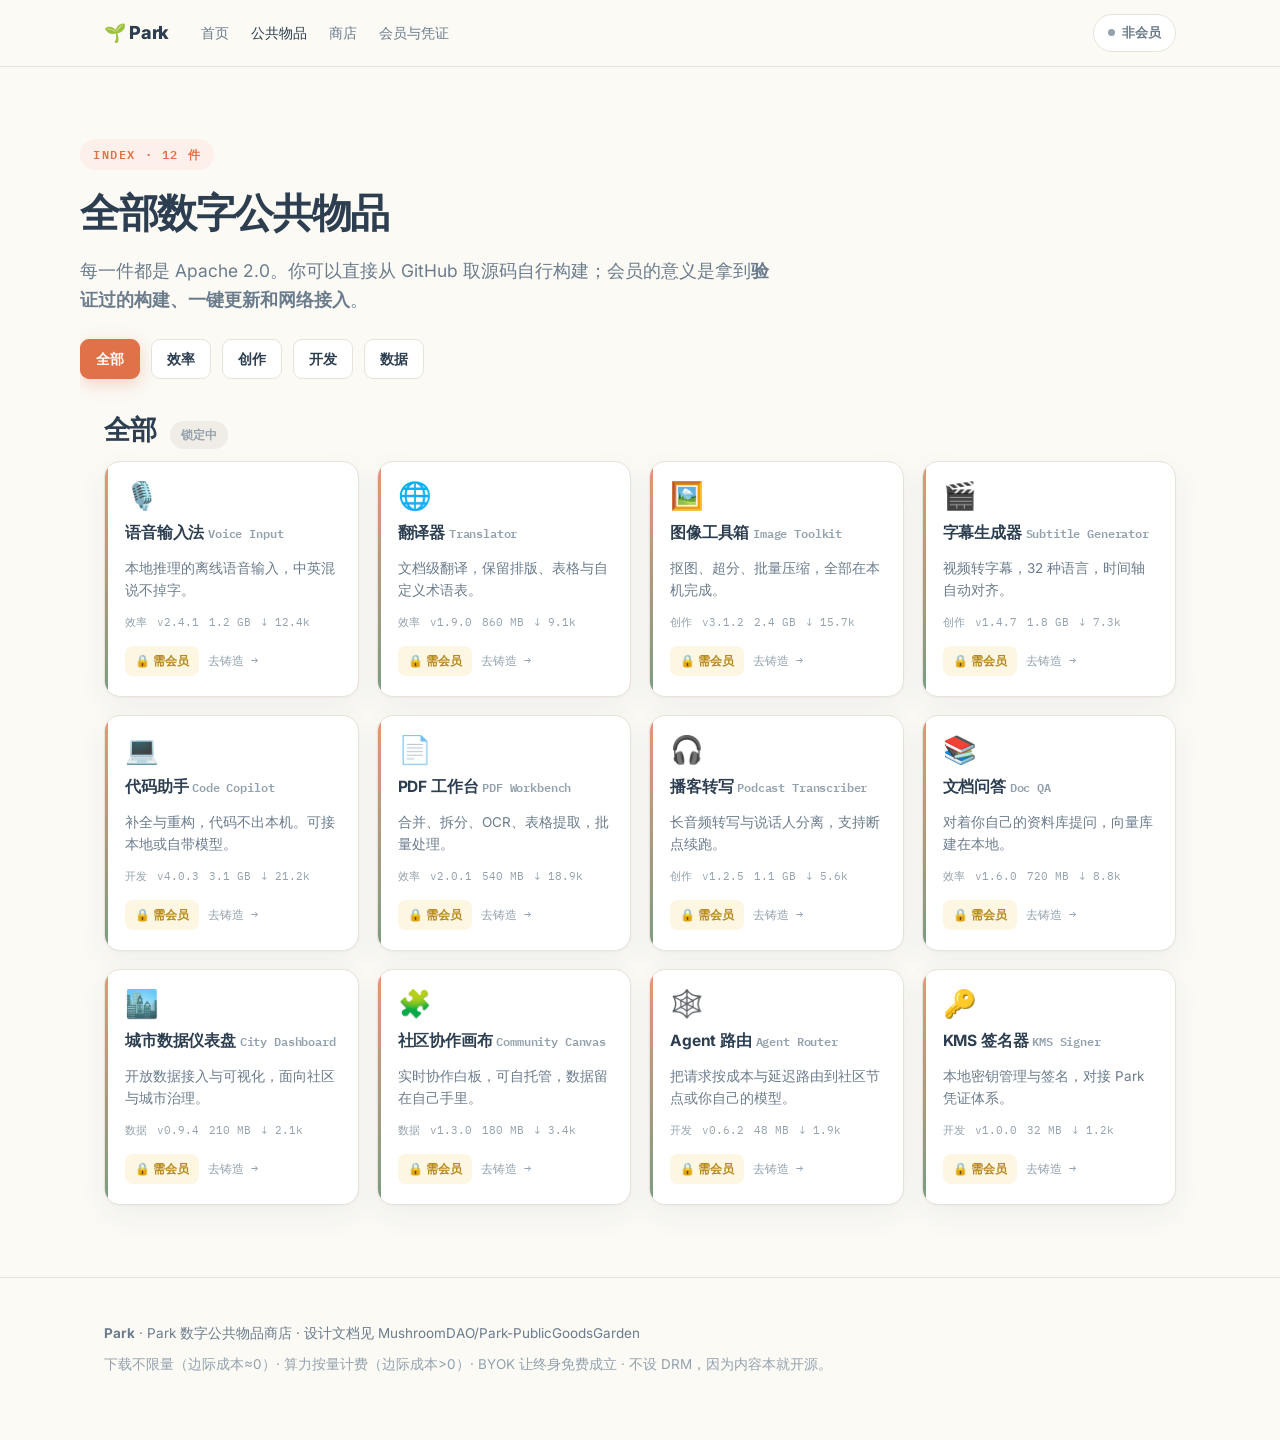
<file: site/public-goods.html>
<!DOCTYPE html>
<html lang="zh-CN">
<head>
<meta charset="UTF-8">
<meta name="viewport" content="width=device-width, initial-scale=1">
<title>公共物品索引 · Park</title>
<meta name="description" content="Park 数字公共物品商店的全部物品索引，按分类筛选。全部 Apache 2.0 开源，会员可无限下载。">
<link rel="icon" href="data:image/svg+xml,<svg xmlns='http://www.w3.org/2000/svg' viewBox='0 0 100 100'><text y='.9em' font-size='90'>🌱</text></svg>">
<link rel="preconnect" href="https://fonts.googleapis.com">
<link rel="preconnect" href="https://fonts.gstatic.com" crossorigin>
<link href="https://fonts.googleapis.com/css2?family=Inter:wght@400;500;600;700;800&display=swap" rel="stylesheet">
<link rel="stylesheet" href="assets/park.css">
</head>
<body>
<header>
  <div class="wrap hrow">
    <a class="logo" href="index.html">🌱 Park</a>
    <nav class="nav">
      <a href="index.html">首页</a>
      <a href="public-goods.html">公共物品</a>
      <a href="store.html">商店</a>
      <a href="membership.html">会员与凭证</a>
    </nav>
    <div class="spacer"></div>
    <span class="badge" id="badge"><span class="dot"></span><span id="badgeText">非会员</span></span>
  </div>
</header>
<div class="wrap hero" style="padding-bottom:28px">
  <span class="kicker">Index · 12 件</span>
  <h1 style="font-size:clamp(26px,4vw,40px)">全部数字公共物品</h1>
  <p class="lead">每一件都是 Apache 2.0。你可以直接从 GitHub 取源码自行构建；会员的意义是拿到<b>验证过的构建、一键更新和网络接入</b>。</p>
  <div class="frow" id="catRow" style="margin-top:24px"></div>
</div>

<section style="border-top:none;padding-top:0">
  <div class="wrap">
    <div class="shead"><h2 id="listTitle">全部</h2><span class="pill" id="storePill">全部锁定</span></div>
    <div class="grid" id="goodsGrid"></div>
  </div>
</section>

<script src="assets/goods-data.js"></script>
<script src="assets/park.js"></script>
<script>
(function () {
  var G = window.PARK_GOODS, member = Park.isMember(), cat = '全部';

  document.getElementById('storePill').textContent = member ? '已解锁 · 无限下载' : '锁定中';
  document.getElementById('storePill').className = member ? 'pill' : 'pill lock';

  var row = document.getElementById('catRow');
  window.PARK_CATS.forEach(function (c) {
    var b = document.createElement('button');
    b.className = 'btn sm' + (c === cat ? ' primary' : '');
    b.textContent = c;
    b.addEventListener('click', function () { cat = c; paint(); });
    row.appendChild(b);
  });

  function paint() {
    Array.prototype.forEach.call(row.children, function (b) {
      b.className = 'btn sm' + (b.textContent === cat ? ' primary' : '');
    });
    document.getElementById('listTitle').textContent = cat === '全部' ? '全部' : cat;
    var list = cat === '全部' ? G : G.filter(function (g) { return g.cat === cat; });
    var grid = document.getElementById('goodsGrid');
    grid.innerHTML = '';
    list.forEach(function (g) {
      var c = document.createElement('div');
      c.className = 'card';
      c.innerHTML =
        '<div class="ico">' + g.ico + '</div>' +
        '<h4>' + g.name + ' <span class="tagline">' + g.en + '</span></h4>' +
        '<p>' + g.desc + '</p>' +
        '<div class="meta"><span>' + g.cat + '</span><span>' + g.ver + '</span><span>' + g.size + '</span><span>↓ ' + g.dl + '</span></div>' +
        '<div class="cardfoot">' +
          (member
            ? '<button class="btn primary sm" data-dl="' + g.name + '">下载</button>' +
              (g.needsCompute ? '<a class="tagline" href="membership.html">可接 BYOK →</a>' : '<span class="tagline">纯本地</span>')
            : '<span class="lockmsg">🔒 需会员</span><a class="tagline" href="store.html">去铸造 →</a>') +
        '</div>';
      grid.appendChild(c);
    });
    Array.prototype.forEach.call(grid.querySelectorAll('[data-dl]'), function (b) {
      b.addEventListener('click', function () {
        Park.toast('已开始下载：' + b.getAttribute('data-dl') + '（会员免费，不计数）');
      });
    });
  }
  paint();
})();
</script>
<footer>
  <div class="wrap">
    <p><b>Park</b> · Park 数字公共物品商店 · 设计文档见 <a href="https://github.com/MushroomDAO/Park-PublicGoodsGarden">MushroomDAO/Park-PublicGoodsGarden</a></p>
    <p style="margin-top:9px;color:var(--faint)">下载不限量（边际成本≈0）· 算力按量计费（边际成本&gt;0）· BYOK 让终身免费成立 · 不设 DRM，因为内容本就开源。</p>
  </div>
</footer>
<div id="toast"></div>
</body>
</html>
</file>
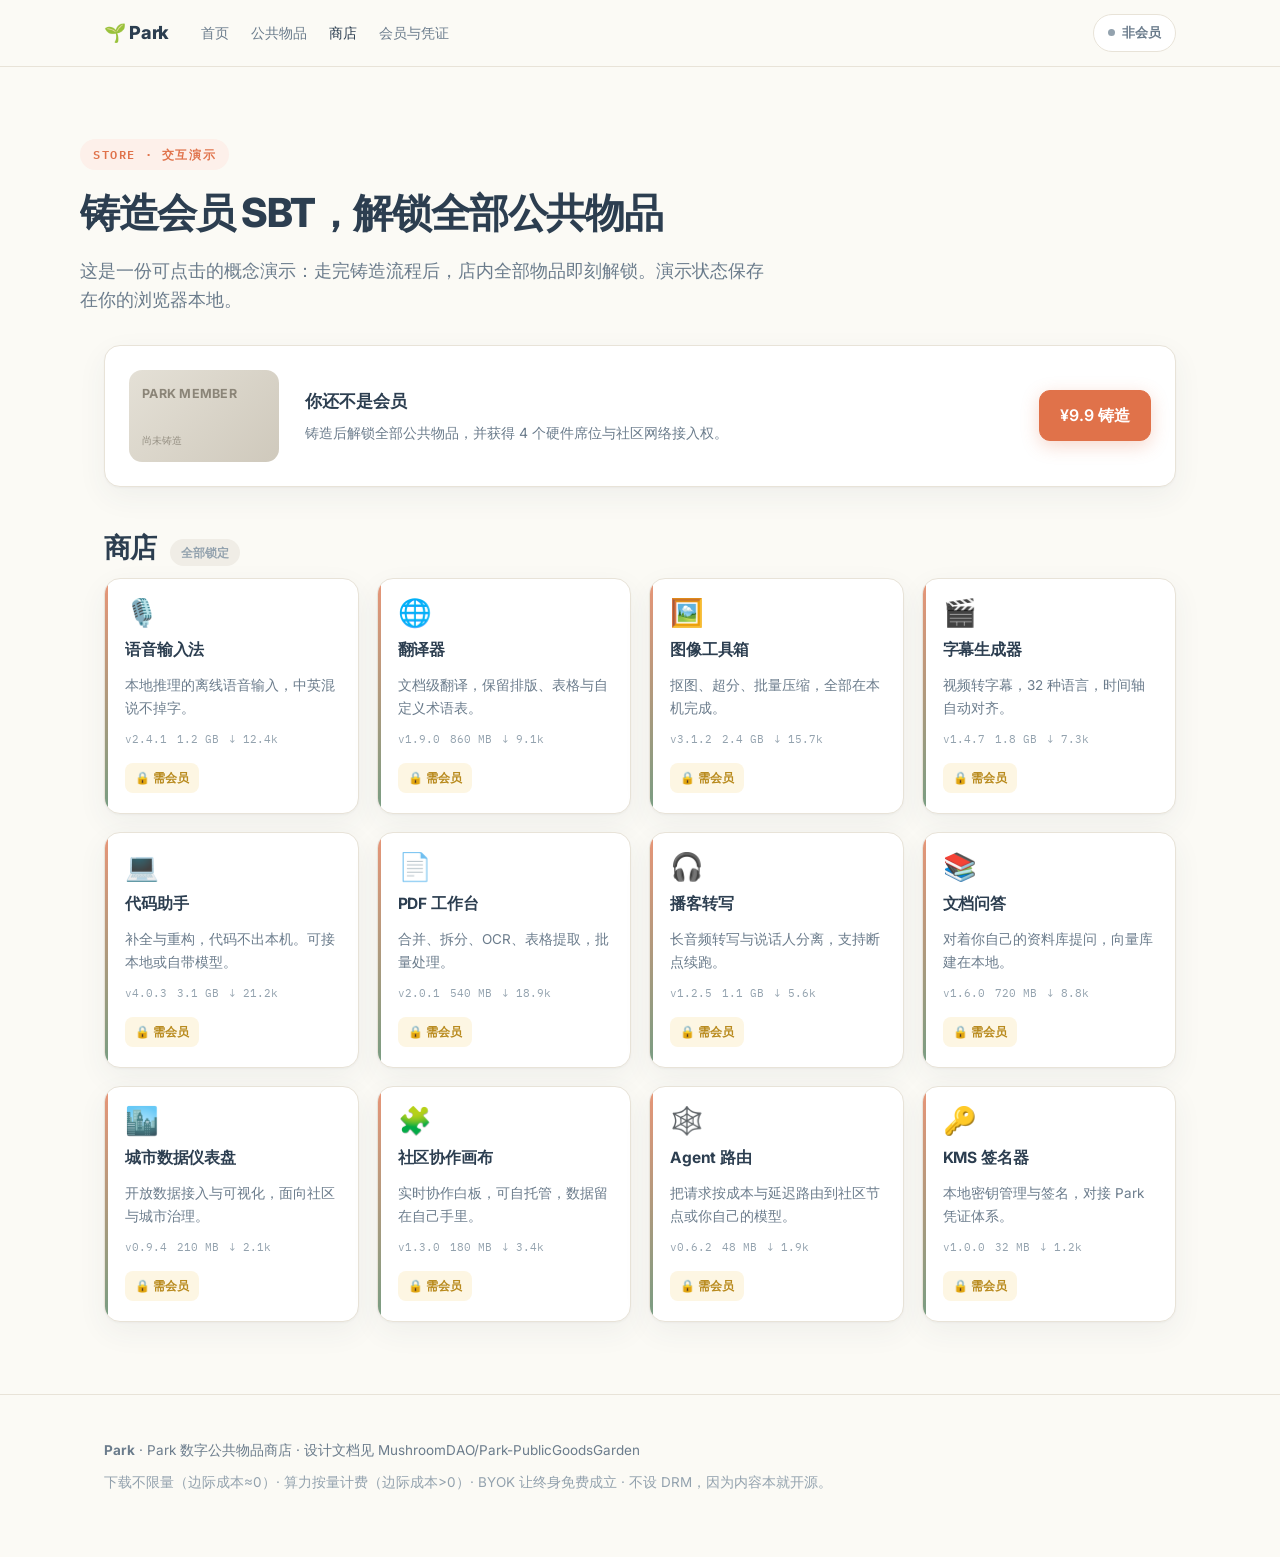
<file: site/store.html>
<!DOCTYPE html>
<html lang="zh-CN">
<head>
<meta charset="UTF-8">
<meta name="viewport" content="width=device-width, initial-scale=1">
<title>商店 · Park</title>
<meta name="description" content="铸造 Park 会员 SBT（¥9.9 一次性），解锁店内全部数字公共物品。可点击的概念演示。">
<link rel="icon" href="data:image/svg+xml,<svg xmlns='http://www.w3.org/2000/svg' viewBox='0 0 100 100'><text y='.9em' font-size='90'>🌱</text></svg>">
<link rel="preconnect" href="https://fonts.googleapis.com">
<link rel="preconnect" href="https://fonts.gstatic.com" crossorigin>
<link href="https://fonts.googleapis.com/css2?family=Inter:wght@400;500;600;700;800&display=swap" rel="stylesheet">
<link rel="stylesheet" href="assets/park.css">
</head>
<body>
<header>
  <div class="wrap hrow">
    <a class="logo" href="index.html">🌱 Park</a>
    <nav class="nav">
      <a href="index.html">首页</a>
      <a href="public-goods.html">公共物品</a>
      <a href="store.html">商店</a>
      <a href="membership.html">会员与凭证</a>
    </nav>
    <div class="spacer"></div>
    <span class="badge" id="badge"><span class="dot"></span><span id="badgeText">非会员</span></span>
  </div>
</header>
<div class="wrap hero" style="padding-bottom:30px">
  <span class="kicker">Store · 交互演示</span>
  <h1 style="font-size:clamp(26px,4vw,40px)">铸造会员 SBT，解锁全部公共物品</h1>
  <p class="lead">这是一份可点击的概念演示：走完铸造流程后，店内全部物品即刻解锁。演示状态保存在你的浏览器本地。</p>
</div>

<div class="wrap" style="padding-bottom:26px">
  <div class="membercard" style="margin-top:0">
    <div class="sbt locked" id="sbtCard">
      <div class="t">PARK MEMBER</div>
      <div class="id" id="sbtId">尚未铸造</div>
    </div>
    <div class="membermeta">
      <h3 id="mmTitle">你还不是会员</h3>
      <p id="mmDesc">铸造后解锁全部公共物品，并获得 4 个硬件席位与社区网络接入权。</p>
    </div>
    <div style="display:flex;gap:10px;flex-wrap:wrap">
      <button class="btn primary" id="mintBtn">¥9.9 铸造</button>
      <button class="btn ghost" id="resetBtn" style="display:none">重置演示</button>
    </div>
  </div>
</div>

<section style="border-top:none;padding-top:12px">
  <div class="wrap">
    <div class="shead"><h2>商店</h2><span class="pill lock" id="storePill">全部锁定</span></div>
    <div class="grid" id="goodsGrid"></div>
  </div>
</section>

<div id="modal">
  <div class="sheet" id="sheet">
    <h3>铸造 Park 会员 SBT</h3>
    <p style="font-size:13.5px;color:var(--muted)">一次性买断，终身有效</p>
    <div class="amt">¥9.9 <small>/ 一次性</small></div>
    <div class="terms">
      <div>无限下载店内全部数字公共物品</div>
      <div>4 个硬件席位（可撤销与重绑）</div>
      <div>社区 API 网络接入权</div>
      <div>治理投票与仲裁权</div>
      <div>BYOK 使用权</div>
    </div>
    <div style="font-size:12.5px;color:var(--muted);margin-bottom:18px">不含持续算力消耗。算力可自带密钥（免费）或使用社区 API（按量付费）。</div>
    <div style="display:flex;gap:11px">
      <button class="btn" id="cancelPay" style="flex:1">取消</button>
      <button class="btn primary" id="confirmPay" style="flex:2">支付 ¥9.9</button>
    </div>
  </div>
</div>

<script src="assets/goods-data.js"></script>
<script src="assets/park.js"></script>
<script>
(function () {
  var G = window.PARK_GOODS;
  var SHEET_HTML = document.getElementById('sheet').innerHTML;

  function render() {
    var m = Park.isMember();
    var card = document.getElementById('sbtCard');
    var pill = document.getElementById('storePill');

    card.className = m ? 'sbt' : 'sbt locked';
    document.getElementById('sbtId').textContent = m ? m.id : '尚未铸造';
    document.getElementById('mmTitle').textContent = m ? '会员已激活 · 终身有效' : '你还不是会员';
    document.getElementById('mmDesc').innerHTML = m
      ? '全部 <b>' + G.length + '</b> 件数字公共物品已解锁，可无限次下载。4 个硬件席位已就绪。'
      : '铸造后解锁全部公共物品，并获得 4 个硬件席位与社区网络接入权。';
    document.getElementById('mintBtn').style.display = m ? 'none' : '';
    document.getElementById('resetBtn').style.display = m ? '' : 'none';
    pill.textContent = m ? '全部解锁' : '全部锁定';
    pill.className = m ? 'pill' : 'pill lock';

    var grid = document.getElementById('goodsGrid');
    grid.innerHTML = '';
    G.forEach(function (g) {
      var c = document.createElement('div');
      c.className = 'card';
      c.innerHTML =
        '<div class="ico">' + g.ico + '</div>' +
        '<h4>' + g.name + '</h4>' +
        '<p>' + g.desc + '</p>' +
        '<div class="meta"><span>' + g.ver + '</span><span>' + g.size + '</span><span>↓ ' + g.dl + '</span></div>' +
        '<div class="cardfoot">' +
          (m
            ? '<button class="btn primary sm" data-dl="' + g.name + '">下载</button><span class="tagline">已解锁</span>'
            : '<span class="lockmsg">🔒 需会员</span>') +
        '</div>';
      grid.appendChild(c);
    });
    Array.prototype.forEach.call(grid.querySelectorAll('[data-dl]'), function (b) {
      b.addEventListener('click', function () {
        Park.toast('已开始下载：' + b.getAttribute('data-dl') + '（会员免费，不计数）');
      });
    });
    Park.paintBadge();
  }

  function openModal() { document.getElementById('modal').classList.add('show'); }
  function closeModal() { document.getElementById('modal').classList.remove('show'); }
  function bindModal() {
    document.getElementById('cancelPay').addEventListener('click', closeModal);
    document.getElementById('confirmPay').addEventListener('click', mint);
  }

  function mint() {
    var sheet = document.getElementById('sheet');
    sheet.innerHTML = '<h3>正在铸造…</h3><div class="spin"></div>' +
      '<p style="font-size:13.5px;color:var(--muted);margin-top:12px">支付已确认 · 正在写入 SBT</p>';
    setTimeout(function () {
      Park.mint();
      closeModal();
      sheet.innerHTML = SHEET_HTML;   // restore so the demo can be replayed
      bindModal();
      render();
      Park.toast('🎉 会员 SBT 铸造成功 · 全部公共物品已解锁');
    }, 1500);
  }

  document.getElementById('mintBtn').addEventListener('click', openModal);
  document.getElementById('resetBtn').addEventListener('click', function () {
    Park.reset(); render(); Park.toast('演示已重置');
  });
  bindModal();
  render();
})();
</script>
<footer>
  <div class="wrap">
    <p><b>Park</b> · Park 数字公共物品商店 · 设计文档见 <a href="https://github.com/MushroomDAO/Park-PublicGoodsGarden">MushroomDAO/Park-PublicGoodsGarden</a></p>
    <p style="margin-top:9px;color:var(--faint)">下载不限量（边际成本≈0）· 算力按量计费（边际成本&gt;0）· BYOK 让终身免费成立 · 不设 DRM，因为内容本就开源。</p>
  </div>
</footer>
<div id="toast"></div>
</body>
</html>
</file>
<file: site/assets/park.css>
/* Park — 数字公共物品商店
   Design language borrowed from launch.mushroom.cv (Mycelium 数字公共物品花园):
   暖米白底 / 赤陶橙主色 / Inter + BlexMono 等宽点缀 / 花园隐喻 */
@font-face{font-family:'BlexMono Nerd Font';src:url('fonts/BlexMonoNerdFontMono-Regular.woff2') format('woff2');font-weight:400;font-display:swap}
@font-face{font-family:'BlexMono Nerd Font';src:url('fonts/BlexMonoNerdFontMono-SemiBold.woff2') format('woff2');font-weight:600;font-display:swap}

:root{
  --bg:#fbfaf5; --card:#fff; --ink:#2c3e50; --muted:#6b7c8c; --faint:#93a2ae;
  --line:#e8e3d8; --accent:#e0724a; --accent-d:#c85a35; --accent-soft:#fdf0ea;
  --green:#4a7c59; --green-soft:#edf5ef; --gold:#b98b1f; --gold-soft:#fdf6e3;
  --mono:'BlexMono Nerd Font',ui-monospace,SFMono-Regular,Menlo,monospace;
  --radius:16px; --shadow:0 1px 2px rgba(44,62,80,.04),0 10px 30px rgba(44,62,80,.06);
}
*{box-sizing:border-box;margin:0;padding:0}
html{scroll-behavior:smooth}
body{font-family:'Inter','Microsoft YaHei','PingFang SC',sans-serif;color:var(--ink);background:var(--bg);line-height:1.68;-webkit-font-smoothing:antialiased}
a{color:var(--accent);text-decoration:none}
a:hover{color:var(--accent-d)}
.wrap{max-width:1120px;margin:0 auto;padding:0 24px}
.mono{font-family:var(--mono)}

/* header */
header{position:sticky;top:0;z-index:60;background:rgba(251,250,245,.88);backdrop-filter:blur(14px);border-bottom:1px solid var(--line)}
.hrow{display:flex;align-items:center;gap:18px;height:66px}
.logo{font-weight:800;font-size:18px;letter-spacing:-.02em;display:flex;align-items:center;gap:9px;color:var(--ink)}
.logo:hover{color:var(--ink)}
.nav{display:flex;gap:22px;font-size:14px;margin-left:14px}
.nav a{color:var(--muted);font-weight:500}
.nav a:hover,.nav a.on{color:var(--ink)}
.spacer{flex:1}
.badge{display:inline-flex;align-items:center;gap:7px;font-size:13px;font-weight:600;padding:7px 14px;border-radius:999px;border:1px solid var(--line);background:#fff;color:var(--muted)}
.badge.on{border-color:#cfe6d8;background:var(--green-soft);color:var(--green)}
.dot{width:7px;height:7px;border-radius:50%;background:var(--faint)}
.badge.on .dot{background:var(--green);box-shadow:0 0 0 3px rgba(74,124,89,.16)}

/* buttons */
.btn{font:inherit;font-weight:600;cursor:pointer;border:1px solid var(--line);background:#fff;color:var(--ink);padding:11px 20px;border-radius:11px;transition:.16s;display:inline-block}
.btn:hover{border-color:#d6cec0;transform:translateY(-1px);color:var(--ink)}
.btn.primary{background:var(--accent);border-color:var(--accent);color:#fff;box-shadow:0 5px 18px rgba(224,114,74,.28)}
.btn.primary:hover{background:var(--accent-d);border-color:var(--accent-d);color:#fff}
.btn.ghost{background:transparent}
.btn.sm{padding:8px 15px;font-size:13.5px;border-radius:9px}
.btn[disabled]{opacity:.45;cursor:not-allowed;transform:none}

/* hero */
.hero{padding:72px 0 48px;position:relative;overflow:hidden}
.kicker{display:inline-block;font-family:var(--mono);font-size:11.5px;font-weight:600;letter-spacing:.14em;text-transform:uppercase;color:var(--accent);background:var(--accent-soft);padding:6px 13px;border-radius:999px}
h1{font-size:clamp(30px,5vw,50px);line-height:1.14;letter-spacing:-.035em;margin:20px 0 0;font-weight:800;max-width:900px}
h1 em{font-style:normal;color:var(--accent)}
.lead{font-size:17.5px;color:var(--muted);max-width:700px;margin-top:20px}
.cta{display:flex;align-items:center;gap:16px;margin-top:32px;flex-wrap:wrap}
.note{font-size:14px;color:var(--muted)}
.note s{color:var(--faint);margin-right:6px}

/* member card */
.membercard{margin-top:40px;border-radius:var(--radius);border:1px solid var(--line);background:var(--card);padding:24px;box-shadow:var(--shadow);display:flex;gap:26px;align-items:center;flex-wrap:wrap}
.sbt{width:150px;height:92px;border-radius:13px;flex:0 0 auto;background:linear-gradient(135deg,#2c3e50,#4a7c59);color:#fff;padding:13px;display:flex;flex-direction:column;justify-content:space-between;transition:.45s}
.sbt.locked{background:linear-gradient(135deg,#e4e0d6,#cfc9bc);color:#8b8578}
.sbt .t{font-size:12.5px;font-weight:700;letter-spacing:.02em}
.sbt .id{font-family:var(--mono);font-size:9.5px;opacity:.85;word-break:break-all}
.membermeta{flex:1;min-width:230px}
.membermeta h3{font-size:17px;margin-bottom:5px}
.membermeta p{font-size:14px;color:var(--muted)}

/* sections */
section{padding:52px 0;border-top:1px solid var(--line)}
.shead{display:flex;align-items:baseline;gap:13px;margin-bottom:8px;flex-wrap:wrap}
h2{font-size:clamp(21px,3vw,27px);letter-spacing:-.025em;font-weight:800}
.sdesc{color:var(--muted);font-size:15px;margin-bottom:26px;max-width:760px}
.pill{font-family:var(--mono);font-size:11.5px;font-weight:600;padding:4px 11px;border-radius:999px;background:var(--green-soft);color:var(--green)}
.pill.warn{background:var(--gold-soft);color:var(--gold)}
.pill.lock{background:#f0ede6;color:var(--faint)}

/* goods grid */
.grid{display:grid;grid-template-columns:repeat(auto-fill,minmax(252px,1fr));gap:18px}
.card{background:var(--card);border:1px solid var(--line);border-radius:var(--radius);padding:20px;box-shadow:var(--shadow);transition:.18s;display:flex;flex-direction:column;gap:11px;position:relative;overflow:hidden}
.card::before{content:'';position:absolute;inset:0 auto 0 0;width:3px;background:linear-gradient(180deg,var(--accent),var(--green));opacity:.75}
.card:hover{transform:translateY(-3px);border-color:#ddd5c6}
.card .ico{font-size:27px;line-height:1}
.card h4{font-size:15.5px;font-weight:700;letter-spacing:-.01em}
.card p{font-size:13.5px;color:var(--muted);flex:1}
.meta{display:flex;gap:10px;font-size:11px;color:var(--faint);font-family:var(--mono);flex-wrap:wrap}
.cardfoot{display:flex;gap:9px;align-items:center;margin-top:3px;flex-wrap:wrap}
.lockmsg{font-size:12px;color:var(--gold);background:var(--gold-soft);padding:5px 10px;border-radius:8px;font-weight:600}
.tagline{font-size:11.5px;color:var(--faint);font-family:var(--mono)}

/* lanes */
.lanes{display:grid;grid-template-columns:repeat(auto-fit,minmax(285px,1fr));gap:18px}
.lane{background:var(--card);border:1px solid var(--line);border-radius:var(--radius);padding:24px;box-shadow:var(--shadow)}
.lane.hi{border-color:#cfe6d8;background:linear-gradient(180deg,#f6fbf7,#fff)}
.lane .tag{font-family:var(--mono);font-size:11px;font-weight:600;letter-spacing:.1em;text-transform:uppercase;color:var(--faint)}
.lane h4{font-size:17.5px;margin:9px 0 7px}
.free{color:var(--green);font-weight:700}
.paid{color:var(--gold);font-weight:700}
.lane ul{list-style:none;margin-top:14px;font-size:13.5px;color:var(--muted);display:flex;flex-direction:column;gap:7px}
.lane li::before{content:'→';color:var(--accent);margin-right:9px;font-weight:700}

/* table */
.tablewrap{overflow-x:auto;-webkit-overflow-scrolling:touch;border-radius:var(--radius)}
table{width:100%;border-collapse:collapse;background:var(--card);border:1px solid var(--line);border-radius:var(--radius);overflow:hidden;font-size:14px}
th,td{text-align:left;padding:14px 17px;border-bottom:1px solid var(--line)}
th{font-family:var(--mono);font-size:11px;text-transform:uppercase;letter-spacing:.08em;color:var(--faint);background:#faf9f5;font-weight:600}
tr:last-child td{border-bottom:none}
td.m{font-family:var(--mono);font-size:13px}

/* byok / forms */
.panel{background:var(--card);border:1px solid var(--line);border-radius:var(--radius);padding:24px;box-shadow:var(--shadow)}
.frow{display:flex;gap:11px;flex-wrap:wrap;align-items:center;margin-top:16px}
input,select{font:inherit;padding:11px 13px;border:1px solid var(--line);border-radius:11px;background:#fff;color:var(--ink);outline:none;min-width:190px;max-width:100%}
input:focus,select:focus{border-color:var(--accent);box-shadow:0 0 0 3px rgba(224,114,74,.13)}
input[type=password]{font-family:var(--mono)}
.hint{font-size:13px;color:var(--muted);margin-top:14px;padding:12px 15px;background:#f7f5ef;border-radius:11px}

/* seats */
.seats{display:grid;grid-template-columns:repeat(auto-fit,minmax(185px,1fr));gap:13px}
.seat{border:1px dashed var(--line);border-radius:13px;padding:17px;background:#fdfcf9;font-size:13px;color:var(--muted)}
.seat.used{border-style:solid;border-color:#cfe6d8;background:var(--green-soft);color:var(--ink)}
.seat b{display:block;font-size:13.5px;color:var(--ink);margin-bottom:4px}
.seat .key{font-family:var(--mono);font-size:10.5px;color:var(--muted);word-break:break-all}

/* prose */
.prose{max-width:760px}
.prose h3{font-size:18px;margin:30px 0 10px;letter-spacing:-.02em}
.prose p{color:var(--muted);margin-bottom:14px}
.prose ul{margin:0 0 14px 20px;color:var(--muted)}
.prose li{margin-bottom:6px}
.prose code{font-family:var(--mono);font-size:.88em;background:#f2efe7;padding:2px 6px;border-radius:5px;color:var(--ink)}
.callout{border-left:3px solid var(--accent);background:var(--accent-soft);padding:16px 20px;border-radius:0 12px 12px 0;margin:20px 0;font-size:14.5px}
.callout.green{border-color:var(--green);background:var(--green-soft)}

footer{padding:44px 0 64px;color:var(--muted);font-size:13.5px;border-top:1px solid var(--line);margin-top:20px}
footer a{color:var(--muted)}
footer a:hover{color:var(--accent)}

#toast{position:fixed;left:50%;bottom:30px;transform:translateX(-50%) translateY(18px);opacity:0;pointer-events:none;background:var(--ink);color:#fff;padding:13px 22px;border-radius:12px;font-size:14px;font-weight:500;transition:.26s;z-index:300;box-shadow:0 12px 34px rgba(44,62,80,.24);max-width:90vw;text-align:center}
#toast.show{opacity:1;transform:translateX(-50%) translateY(0)}

#modal{position:fixed;inset:0;background:rgba(44,62,80,.42);display:none;align-items:center;justify-content:center;z-index:200;padding:20px}
#modal.show{display:flex}
.sheet{background:#fff;border-radius:20px;max-width:430px;width:100%;padding:30px;box-shadow:0 26px 64px rgba(44,62,80,.28);text-align:center}
.sheet h3{font-size:20px;margin-bottom:7px}
.sheet .amt{font-size:40px;font-weight:800;letter-spacing:-.035em;margin:16px 0 6px}
.sheet .amt small{font-size:15px;font-weight:600;color:var(--muted)}
.terms{text-align:left;font-size:13.5px;color:var(--muted);background:#faf9f5;border-radius:12px;padding:15px 17px;margin:20px 0;display:flex;flex-direction:column;gap:8px}
.terms div::before{content:'✓';color:var(--green);font-weight:800;margin-right:9px}
.spin{width:36px;height:36px;border:3px solid var(--accent-soft);border-top-color:var(--accent);border-radius:50%;margin:10px auto;animation:sp .8s linear infinite}
@keyframes sp{to{transform:rotate(360deg)}}
@media(max-width:720px){
  .nav{display:none}
  .hero{padding:48px 0 32px}
  .membercard{padding:20px}
}
</file>
